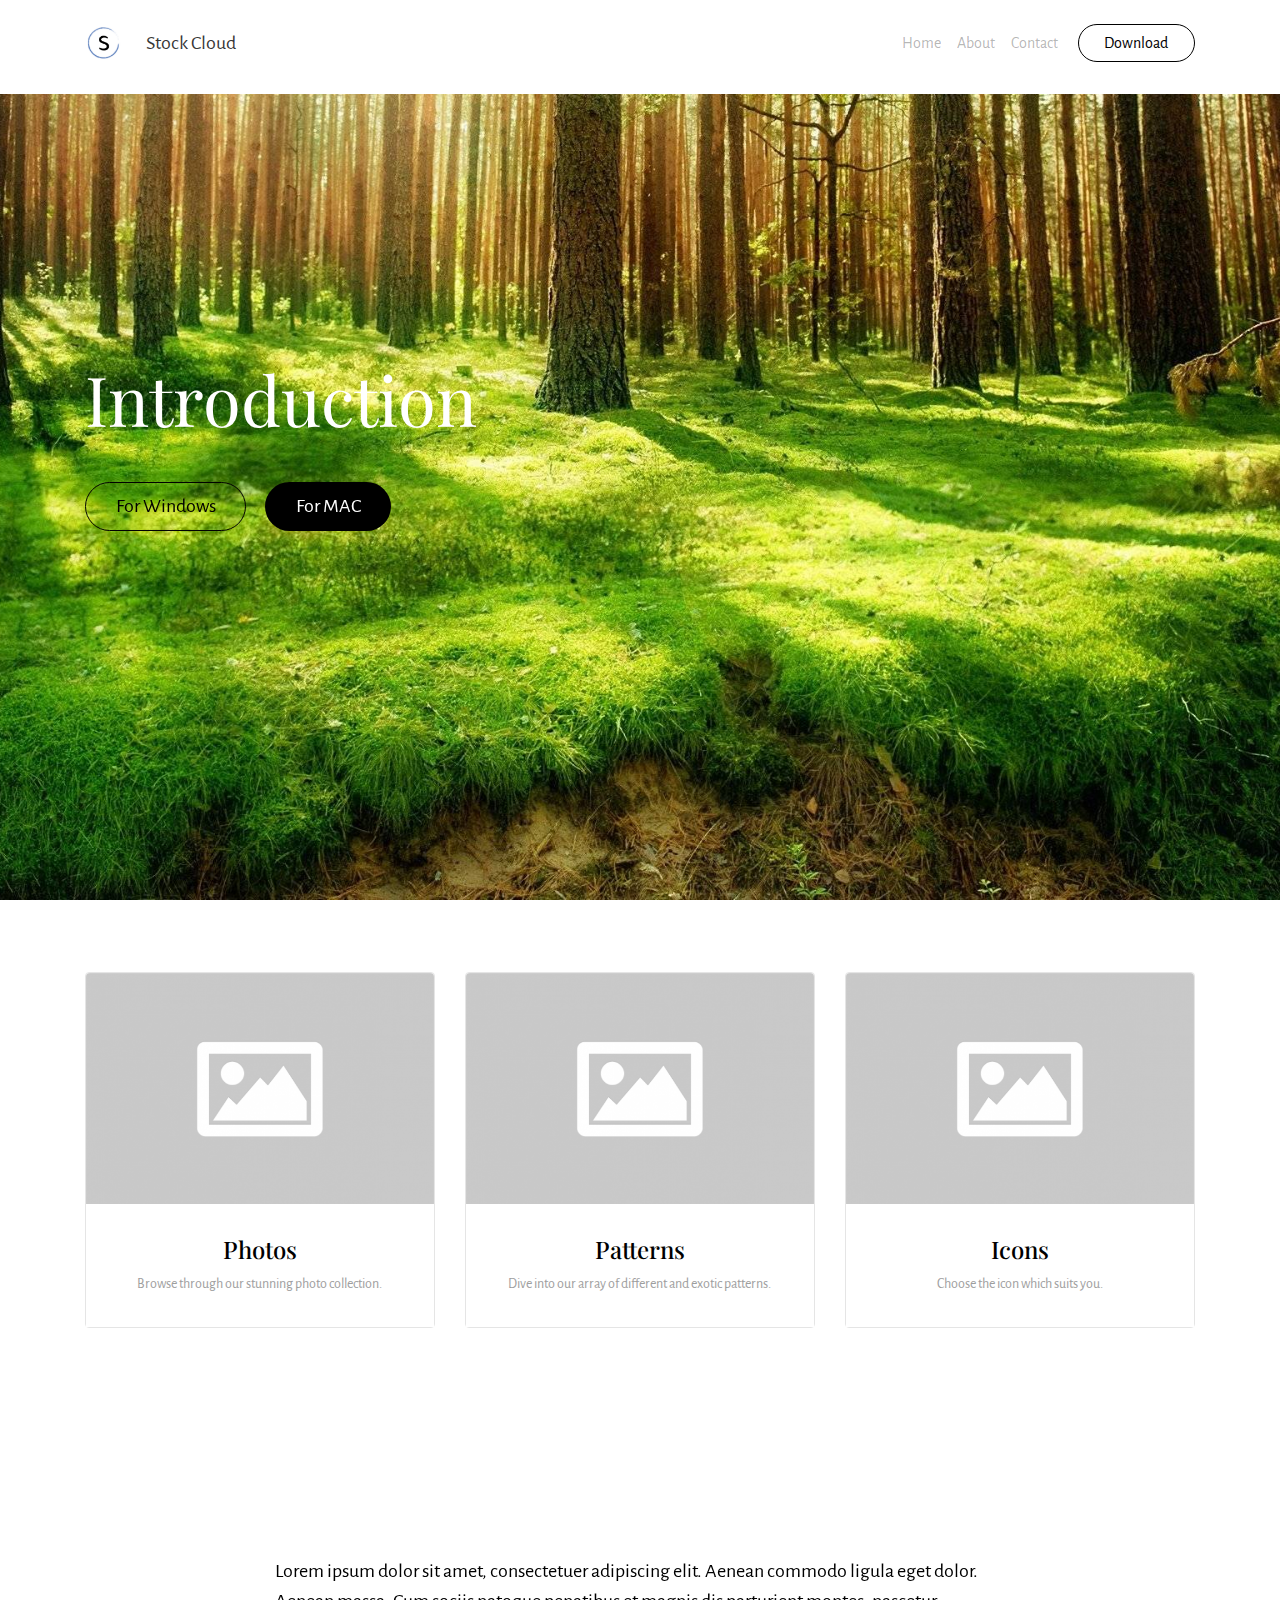
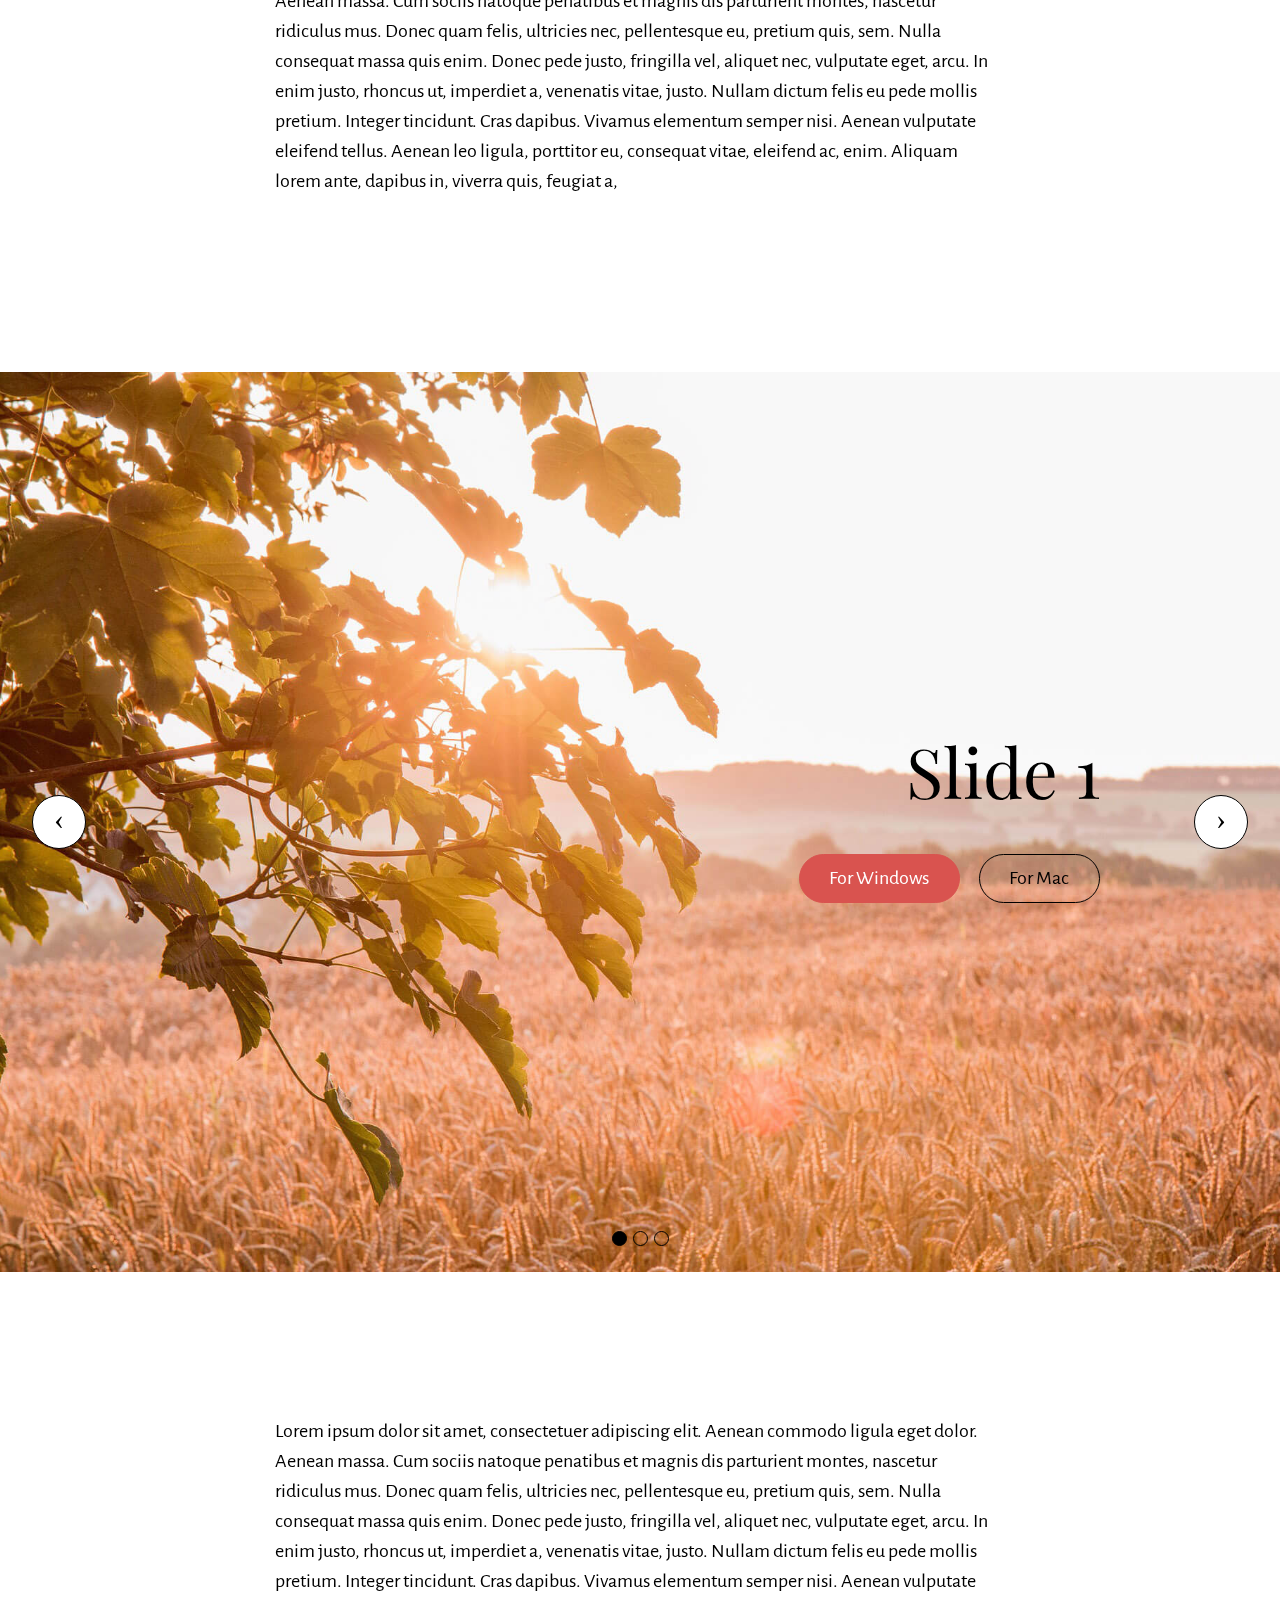
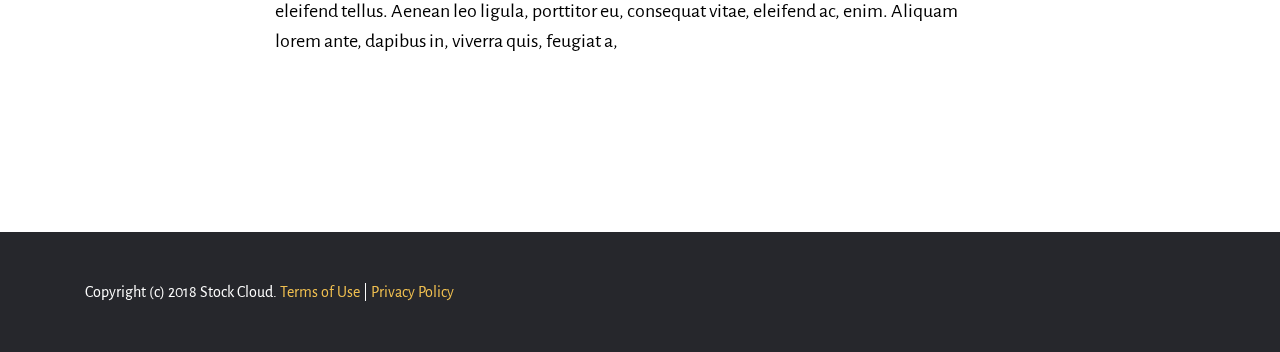
<file: index.html>
<!DOCTYPE html>
<html>
<head>
  <!-- Site made with Mobirise Website Builder v4.3.0, https://mobirise.com -->
  <meta charset="UTF-8">
  <meta http-equiv="X-UA-Compatible" content="IE=edge">
  <meta name="generator" content="Mobirise v4.3.0, mobirise.com">
  <meta name="viewport" content="width=device-width, initial-scale=1">
  <link rel="shortcut icon" href="assets/images/stockcloud-logo-128x128.png" type="image/x-icon">
  <meta name="description" content="">
  <title>homepage</title>
  <link rel="stylesheet" href="https://fonts.googleapis.com/css?family=Playfair+Display:400,700&subset=latin,cyrillic">
  <link rel="stylesheet" href="https://fonts.googleapis.com/css?family=Alegreya+Sans:400,700&subset=latin,vietnamese,latin-ext">
  <link rel="stylesheet" href="assets/tether/tether.min.css">
  <link rel="stylesheet" href="assets/bootstrap/css/bootstrap.min.css">
  <link rel="stylesheet" href="assets/puritym/css/style.css">
  <link rel="stylesheet" href="assets/mobirise/css/mbr-additional.css" type="text/css">
  
  
  
</head>
<body>
<nav class="navbar navbar-light mbr-navbar navbar-fixed-top" id="ext_menu-0" data-rv-view="0" style="background-color: rgb(255, 255, 255);">
    <div class="container">
        <button class="navbar-toggler pull-right hidden-md-up" type="button" data-toggle="collapse" data-target="#exCollapsingNavbar2">
            <div class="hamburger-icon"></div>
        </button>

        <div class="clearfix"></div>
        <div class="collapse navbar-toggleable-sm" id="exCollapsingNavbar2">
            <span class="navbar-logo"><a href="https://mobirise.com"><img src="assets/images/stockcloud-logo-128x128.png" alt="Mobirise"></a></span>
            <span><a class="navbar-brand" href="https://mobirise.com">Stock Cloud</a></span>

            <ul class="nav navbar-nav pull-xs-right"><li class="nav-item"><a class="btn btn-secondary-outline" href="http://download.html">Download</a></li></ul>

            <ul class="nav navbar-nav pull-xs-right"><li class="nav-item"><a class="nav-link" href="http://index.html">Home</a></li><li class="nav-item"><a class="nav-link" href="http://about.html">About</a></li><li class="nav-item"><a class="nav-link" href="http://contact.html">Contact</a></li></ul>
        </div>
    </div>
</nav>

<section class="mbr-section mbr-section-full mbr-parallax-background mbr-after-navbar" id="header4-1" data-rv-view="2" style="background-image: url(assets/images/example-image-1920x1080.jpg);">
    <div class="mbr-table-cell">
        
        <div class="container">
            <div class="row">
                <div class="col-md-8">

                    <h1 class="mbr-section-title display-1">Introduction</h1>
                    
                    <div class="mbr-buttons--left"><a class="btn btn-lg btn-secondary-outline" href="https://mobirise.com">For Windows</a> <a class="btn btn-lg btn-black" href="https://mobirise.com">For MAC</a></div>
                </div>
            </div>
        </div>
        
    </div>
</section>

<section class="mbr-section mbr-section-small" id="features1-16" data-rv-view="219" style="background-color: rgb(255, 255, 255); padding-top: 4.5rem; padding-bottom: 4.5rem;">
    
    <div class="container">
        <div class="row">
            <div class="col-sm-6 col-md-4">
                <div class="card cart-block">
                    <div><img src="assets/images/placeholder-image-584x387.png" class="card-img-top"></div>
                    <div class="card-block">
                        <h4 class="card-title text-xs-center"><a href="photo_gallery.html" class="text-black">Photos</a></h4>
                        <p class="card-text">Browse through our stunning photo collection.<br></p>
                        
                    </div>
                </div>
            </div>
            <div class="col-sm-6 col-md-4">
                <div class="card cart-block">
                    <div><img src="assets/images/placeholder-image-584x387.png" class="card-img-top"></div>
                    <div class="card-block">
                        <h4 class="card-title text-xs-center"><a href="pattern_gallery.html" class="text-black">Patterns</a></h4>
                        <p class="card-text">Dive into our array of different and exotic patterns.</p>
                        
                    </div>
                </div>
            </div>
            <div class="col-sm-6 col-md-4">
                <div class="card cart-block">
                    <div><img src="assets/images/placeholder-image-584x387.png" class="card-img-top"></div>
                    <div class="card-block">
                        <h4 class="card-title text-xs-center"><a href="icon_gallery.html" class="text-black">Icons</a></h4>
                        <p class="card-text">Choose the icon which suits you.</p>
                        
                    </div>
                </div>
            </div>
            
        </div>
    </div>
</section>

<section class="mbr-section mbr-section__container mbr-section__container--isolated" id="content1-14" data-rv-view="147">
    <div class="container">
        <div class="row">
            <div class="col-md-8 col-md-offset-2 lead"><p>Lorem ipsum dolor sit amet, consectetuer adipiscing elit. Aenean commodo ligula eget dolor. Aenean massa. Cum sociis natoque penatibus et magnis dis parturient montes, nascetur ridiculus mus. Donec quam felis, ultricies nec, pellentesque eu, pretium quis, sem. Nulla consequat massa quis enim. Donec pede justo, fringilla vel, aliquet nec, vulputate eget, arcu. In enim justo, rhoncus ut, imperdiet a, venenatis vitae, justo. Nullam dictum felis eu pede mollis pretium. Integer tincidunt. Cras dapibus. Vivamus elementum semper nisi. Aenean vulputate eleifend tellus. Aenean leo ligula, porttitor eu, consequat vitae, eleifend ac, enim. Aliquam lorem ante, dapibus in, viverra quis, feugiat a,</p></div>
        </div>
    </div>
</section>

<section class="mbr-slider mbr-section mbr-section__container carousel slide mbr-section-nopadding" data-ride="carousel" data-keyboard="false" data-wrap="true" data-interval="5000" id="slider-13" data-rv-view="135" style="background-color: rgb(255, 255, 255);">
    <div>
        <div>
            <div>
                <ol class="carousel-indicators">
                    <li data-app-prevent-settings="" data-target="#slider-13" class="active" data-slide-to="0"></li><li data-app-prevent-settings="" data-target="#slider-13" data-slide-to="1"></li><li data-app-prevent-settings="" data-target="#slider-13" data-slide-to="2"></li>
                </ol>
                <div class="carousel-inner" role="listbox">
                    <div class="mbr-section carousel-item dark center mbr-section-full active" style="background-image: url(assets/images/photo-6.jpg);">
                        <div class="mbr-table-cell">
                         
                            <div class=" container">
                                
                                <div class="row">
                                    <div class="col-md-8 col-md-offset-3 text-xs-right">
                                        <h2 class="mbr-section-title display-1">Slide 1</h2>
                                        

                                        <div><a class="btn btn-lg btn-danger" href="https://mobirise.com">For Windows</a> <a class="btn btn-lg btn-secondary-outline" href="https://mobirise.com">For Mac</a></div>
                                    </div>
                                </div>
                            </div>
                        </div>
                    </div><div class="mbr-section carousel-item dark center mbr-section-full" style="background-image: url(assets/images/photo-9.jpg);">
                        <div class="mbr-table-cell">
                         
                            <div class=" container">
                                
                                <div class="row">
                                    <div class="col-md-8 col-md-offset-1">
                                        <h2 class="mbr-section-title display-1">Slide 2</h2>
                                        

                                        <div><a class="btn btn-lg btn-danger" href="https://mobirise.com">For Windows</a> <a class="btn btn-lg btn-secondary-outline" href="https://mobirise.com">For Mac</a></div>
                                    </div>
                                </div>
                            </div>
                        </div>
                    </div><div class="mbr-section carousel-item dark center mbr-section-full" style="background-image: url(assets/images/photo-10.jpg);">
                        <div class="mbr-table-cell">
                         
                            <div class=" container">
                                
                                <div class="row">
                                    <div class="col-md-8 col-md-offset-2 text-xs-center">
                                        <h2 class="mbr-section-title display-1">Slide 3</h2>
                                        

                                        <div><a class="btn btn-lg btn-danger" href="https://mobirise.com">For Windows</a> <a class="btn btn-lg btn-secondary-outline" href="https://mobirise.com">For Mac</a></div>
                                    </div>
                                </div>
                            </div>
                        </div>
                    </div>
                </div>
                
                <a data-app-prevent-settings="" class="left carousel-control" role="button" data-slide="prev" href="#slider-13">
                    <span class="icon-prev" aria-hidden="true"></span>
                    <span class="sr-only">Previous</span>
                </a>
                <a data-app-prevent-settings="" class="right carousel-control" role="button" data-slide="next" href="#slider-13">
                    <span class="icon-next" aria-hidden="true"></span>
                    <span class="sr-only">Next</span>
                </a>
            </div>
        </div>
    </div>
</section>

<section class="mbr-section mbr-section__container mbr-section__container--isolated" id="content1-15" data-rv-view="148">
    <div class="container">
        <div class="row">
            <div class="col-md-8 col-md-offset-2 lead"><p>Lorem ipsum dolor sit amet, consectetuer adipiscing elit. Aenean commodo ligula eget dolor. Aenean massa. Cum sociis natoque penatibus et magnis dis parturient montes, nascetur ridiculus mus. Donec quam felis, ultricies nec, pellentesque eu, pretium quis, sem. Nulla consequat massa quis enim. Donec pede justo, fringilla vel, aliquet nec, vulputate eget, arcu. In enim justo, rhoncus ut, imperdiet a, venenatis vitae, justo. Nullam dictum felis eu pede mollis pretium. Integer tincidunt. Cras dapibus. Vivamus elementum semper nisi. Aenean vulputate eleifend tellus. Aenean leo ligula, porttitor eu, consequat vitae, eleifend ac, enim. Aliquam lorem ante, dapibus in, viverra quis, feugiat a,</p></div>
        </div>
    </div>
</section>

<footer class="mbr-section mbr-section-nopadding mbr-footer" id="footer1-2" data-rv-view="5" style="background-color: rgb(38, 39, 44); padding-top: 3rem; padding-bottom: 1.98rem;">
    
    <div class="container">
        <p>Copyright (c) 2018 Stock Cloud. <a href="http://terms.html">Terms of Use</a>  | <a href="http://privacy.html">Privacy Policy</a></p>
    </div>
</footer>


  <script src="assets/web/assets/jquery/jquery.min.js"></script>
  <script src="assets/tether/tether.min.js"></script>
  <script src="assets/bootstrap/js/bootstrap.min.js"></script>
  <script src="assets/smooth-scroll/smooth-scroll.js"></script>
  <script src="assets/jarallax/jarallax.js"></script>
  <script src="assets/bootstrap-carousel-swipe/bootstrap-carousel-swipe.js"></script>
  <script src="assets/puritym/js/script.js"></script>
  
  
</body>
</html>
</file>
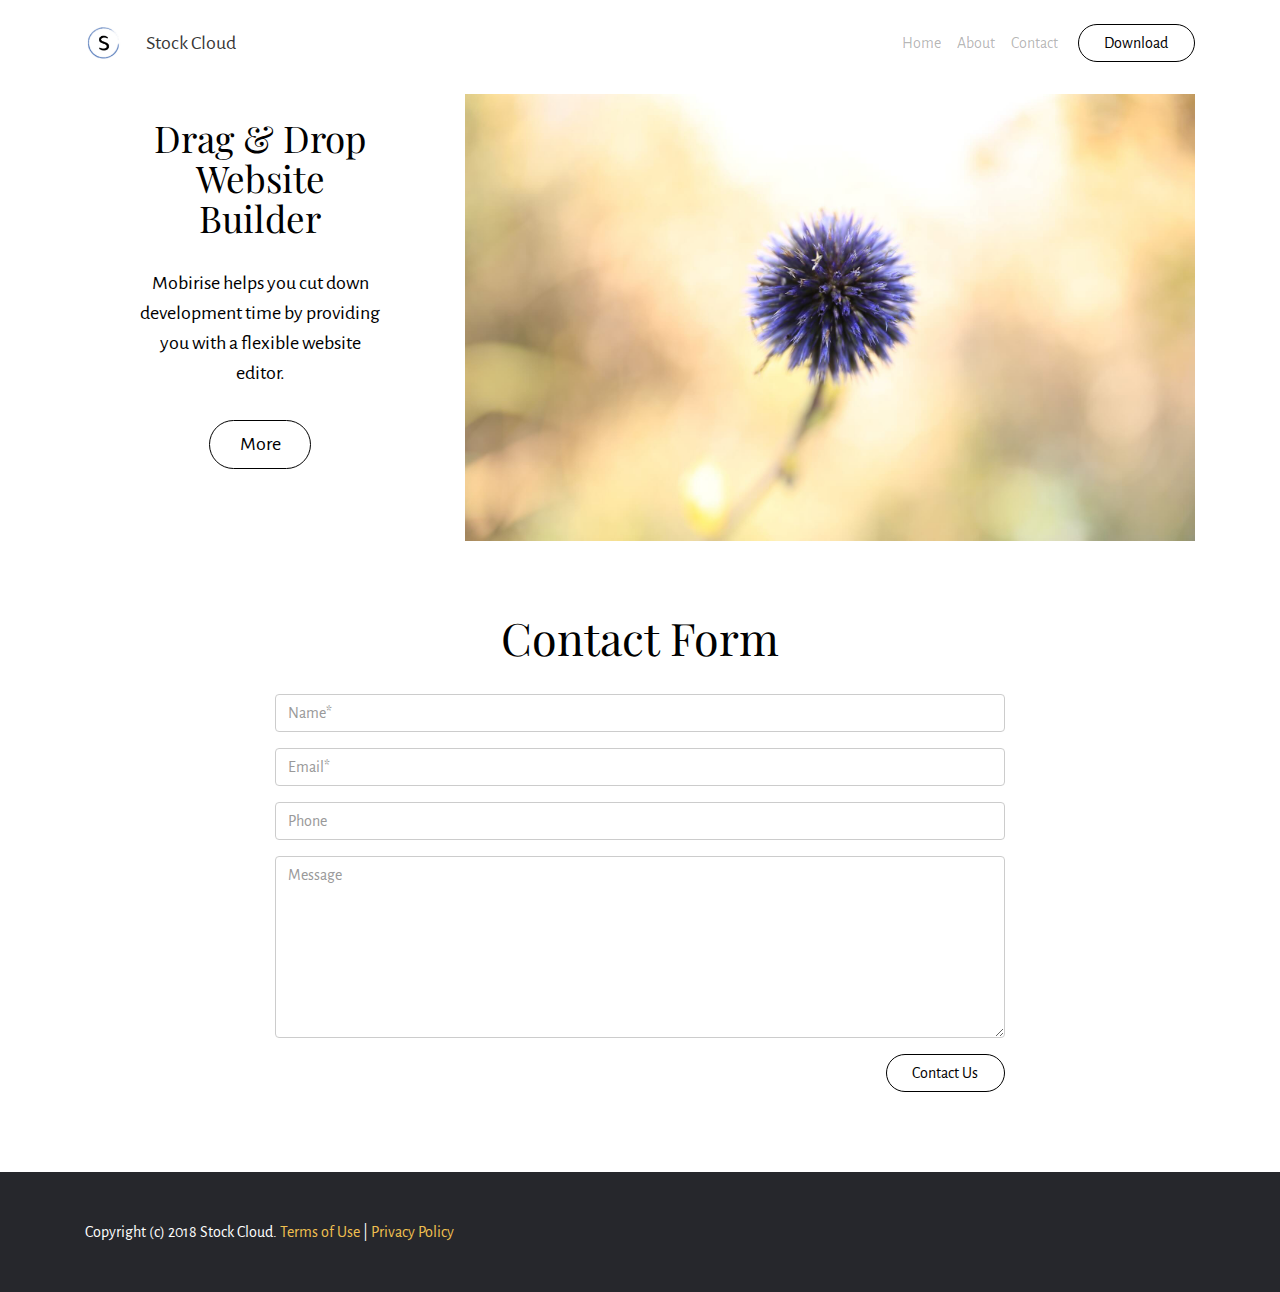
<file: about.html>
<!DOCTYPE html>
<html>
<head>
  <!-- Site made with Mobirise Website Builder v4.3.0, https://mobirise.com -->
  <meta charset="UTF-8">
  <meta http-equiv="X-UA-Compatible" content="IE=edge">
  <meta name="generator" content="Mobirise v4.3.0, mobirise.com">
  <meta name="viewport" content="width=device-width, initial-scale=1">
  <link rel="shortcut icon" href="assets/images/stockcloud-logo-128x128.png" type="image/x-icon">
  <meta name="description" content="">
  <title>about</title>
  <link rel="stylesheet" href="https://fonts.googleapis.com/css?family=Playfair+Display:400,700&subset=latin,cyrillic">
  <link rel="stylesheet" href="https://fonts.googleapis.com/css?family=Alegreya+Sans:400,700&subset=latin,vietnamese,latin-ext">
  <link rel="stylesheet" href="assets/tether/tether.min.css">
  <link rel="stylesheet" href="assets/bootstrap/css/bootstrap.min.css">
  <link rel="stylesheet" href="assets/puritym/css/style.css">
  <link rel="stylesheet" href="assets/mobirise/css/mbr-additional.css" type="text/css">
  
  
  
</head>
<body>
<nav class="navbar navbar-light mbr-navbar navbar-fixed-top" id="ext_menu-24" data-rv-view="1208" style="background-color: rgb(255, 255, 255);">
    <div class="container">
        <button class="navbar-toggler pull-right hidden-md-up" type="button" data-toggle="collapse" data-target="#exCollapsingNavbar2">
            <div class="hamburger-icon"></div>
        </button>

        <div class="clearfix"></div>
        <div class="collapse navbar-toggleable-sm" id="exCollapsingNavbar2">
            <span class="navbar-logo"><a href="https://mobirise.com"><img src="assets/images/stockcloud-logo-128x128.png" alt="Mobirise"></a></span>
            <span><a class="navbar-brand" href="https://mobirise.com">Stock Cloud</a></span>

            <ul class="nav navbar-nav pull-xs-right"><li class="nav-item"><a class="btn btn-secondary-outline" href="http://download.html">Download</a></li></ul>

            <ul class="nav navbar-nav pull-xs-right"><li class="nav-item"><a class="nav-link" href="http://index.html">Home</a></li><li class="nav-item"><a class="nav-link" href="http://about.html">About</a></li><li class="nav-item"><a class="nav-link" href="http://contact.html">Contact</a></li></ul>
        </div>
    </div>
</nav>

<section class="mbr-section mbr-section-nopadding mbr-after-navbar" id="msg-box4-25" data-rv-view="1210" style="background-color: rgb(255, 255, 255); padding-top: 0rem; padding-bottom: 0rem;">
    
    <div class="container">
        <div class="row">
            
            <div class="col-xs-12 col-lg-3 mbr-inner-padding text-xs-center mbr-table-cell-lg">
                <h3 class="mbr-section-title display-4">Drag &amp; Drop Website Builder</h3>
                
                <div class="lead"><p>Mobirise helps you cut down development time by providing you with a flexible website editor.</p></div>
                <div><a class="btn btn-lg btn-secondary-outline" href="https://mobirise.com">More</a></div>
            </div>
            <div class="col-xs-12 col-lg-9 mbr-table-cell-lg image-size" style="width: 50%;">
                <div class="mbr-figure"><img src="assets/images/photo-4.jpg"></div>
            </div>
        </div>
    </div>
</section>

<section class="mbr-section mbr-section-small" id="form1-26" data-rv-view="1213" style="background-color: rgb(255, 255, 255); padding-top: 4.5rem; padding-bottom: 4.5rem;">
    
    <div class="container">
        <div class="row">
            <div class="col-sm-8 col-sm-offset-2" data-form-type="formoid">
                <h2 class="mbr-section-title display-3 text-xs-center">Contact Form</h2>

                <div data-form-alert="true"><div hidden="" data-form-alert-success="true">Thanks for filling out form!</div></div>
                <form action="https://mobirise.com/" method="post" data-form-title="Contact Form">
                    <input type="hidden" value="inVdDv1e5ugV3N0ghvuTCTp8kUiIA8MRD/4s53i7jH1x0KP8N1oCm5vgiKyQNgv7fIg3sZQbbdUCF04MT6yKrOgzNJH9FEiwdIE7l5PeprvN4LPEFNZJ69BcY571ZxHd" data-form-email="true">
                    <div class="form-group">
                        <input type="text" class="form-control" name="name" required="" placeholder="Name*" data-form-field="Name">
                    </div>
                    <div class="form-group">
                        <input type="email" class="form-control" name="email" required="" placeholder="Email*" data-form-field="Email">
                    </div>
                    <div class="form-group">
                        <input type="tel" class="form-control" name="phone" placeholder="Phone" data-form-field="Phone">
                    </div>
                    <div class="form-group">
                        <textarea class="form-control" name="message" rows="7" placeholder="Message" data-form-field="Message"></textarea>
                    </div>
                    <div class="text-xs-right"><button type="submit" class="btn btn-secondary-outline">Contact Us</button></div>
                </form>
            </div>
        </div>
    </div>
</section>

<footer class="mbr-section mbr-section-nopadding mbr-footer" id="footer1-27" data-rv-view="1222" style="background-color: rgb(38, 39, 44); padding-top: 3rem; padding-bottom: 1.98rem;">
    
    <div class="container">
        <p>Copyright (c) 2018 Stock Cloud. <a href="http://terms.html">Terms of Use</a>  | <a href="http://privacy.html">Privacy Policy</a></p>
    </div>
</footer>


  <script src="assets/web/assets/jquery/jquery.min.js"></script>
  <script src="assets/tether/tether.min.js"></script>
  <script src="assets/bootstrap/js/bootstrap.min.js"></script>
  <script src="assets/smooth-scroll/smooth-scroll.js"></script>
  <script src="assets/puritym/js/script.js"></script>
  <script src="assets/formoid/formoid.min.js"></script>
  
  
</body>
</html>
</file>
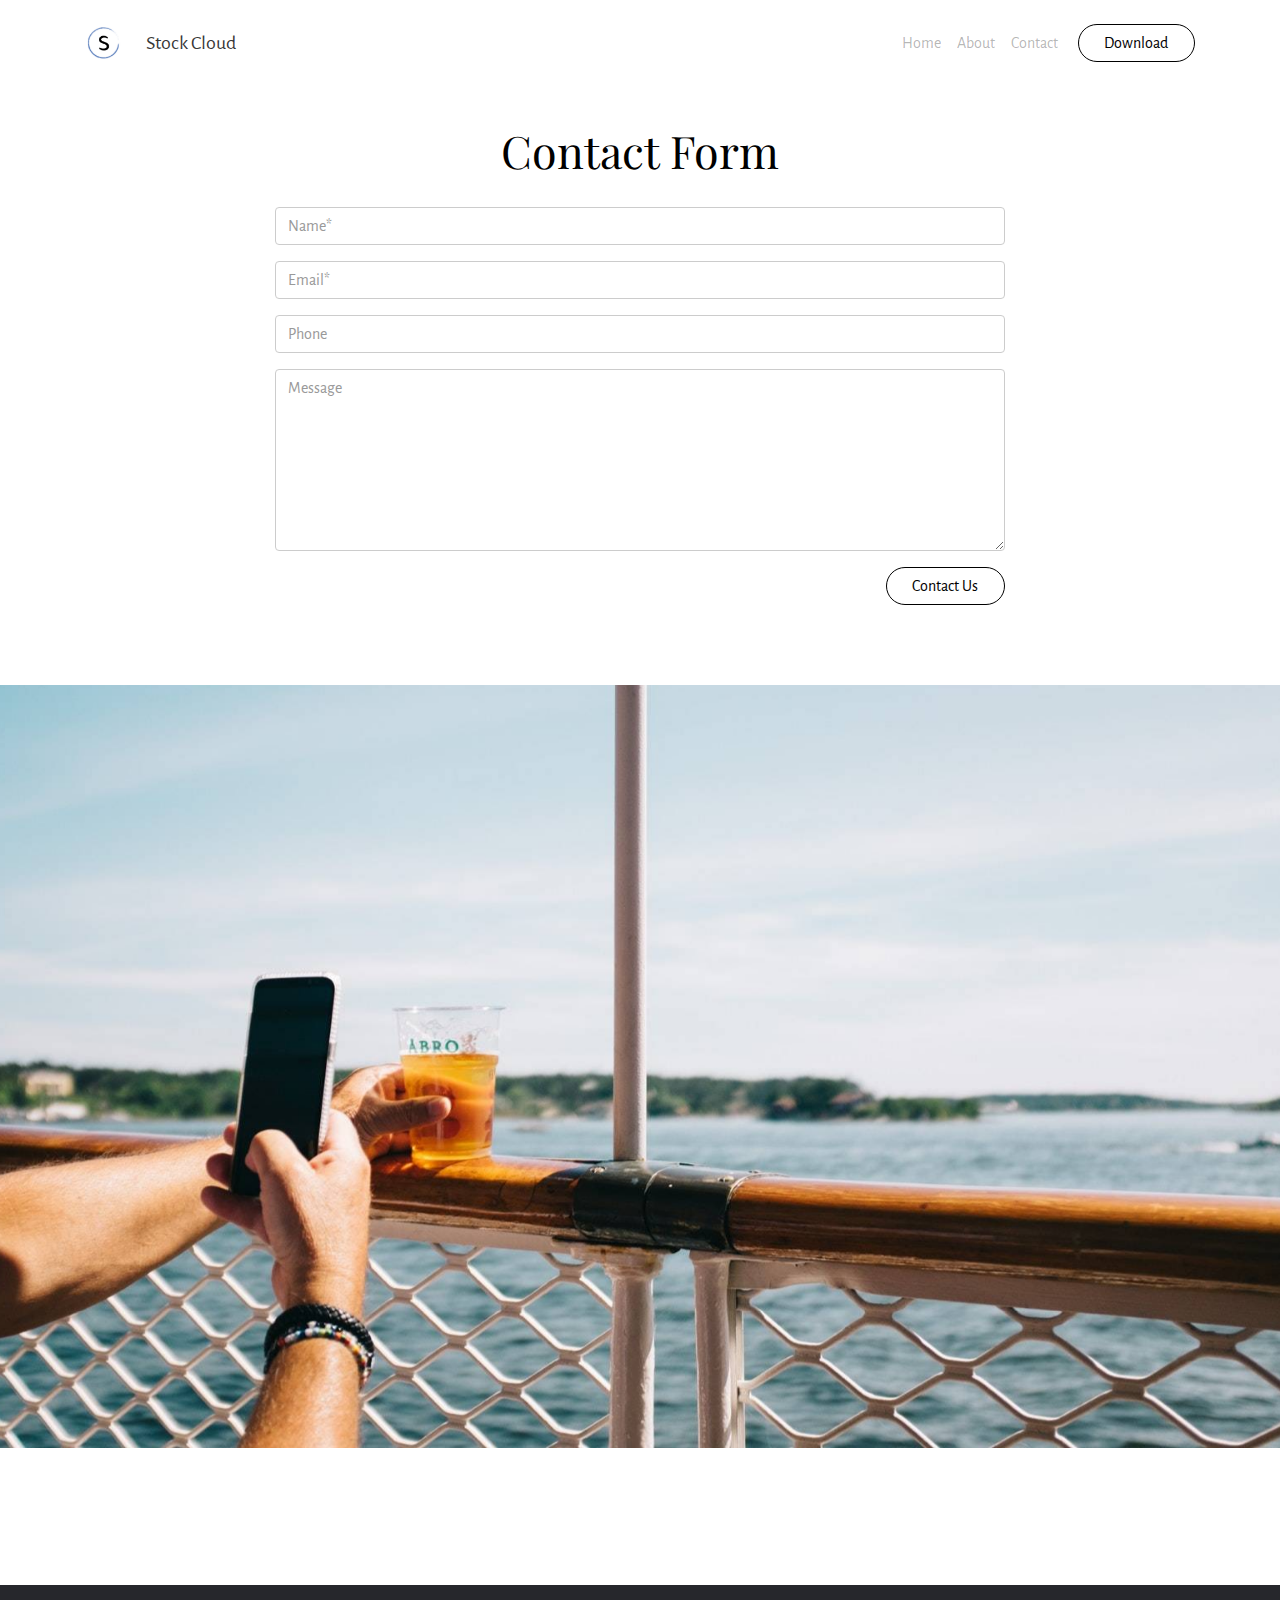
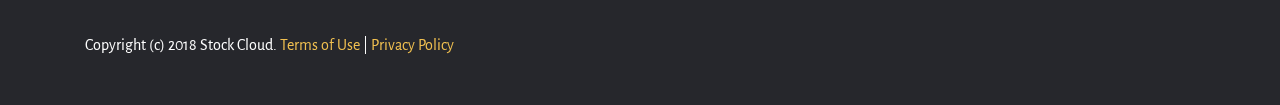
<file: contact.html>
<!DOCTYPE html>
<html>
<head>
  <!-- Site made with Mobirise Website Builder v4.3.0, https://mobirise.com -->
  <meta charset="UTF-8">
  <meta http-equiv="X-UA-Compatible" content="IE=edge">
  <meta name="generator" content="Mobirise v4.3.0, mobirise.com">
  <meta name="viewport" content="width=device-width, initial-scale=1">
  <link rel="shortcut icon" href="assets/images/stockcloud-logo-128x128.png" type="image/x-icon">
  <meta name="description" content="">
  <title>contact</title>
  <link rel="stylesheet" href="https://fonts.googleapis.com/css?family=Playfair+Display:400,700&subset=latin,cyrillic">
  <link rel="stylesheet" href="https://fonts.googleapis.com/css?family=Alegreya+Sans:400,700&subset=latin,vietnamese,latin-ext">
  <link rel="stylesheet" href="assets/tether/tether.min.css">
  <link rel="stylesheet" href="assets/bootstrap/css/bootstrap.min.css">
  <link rel="stylesheet" href="assets/puritym/css/style.css">
  <link rel="stylesheet" href="assets/mobirise/css/mbr-additional.css" type="text/css">
  
  
  
</head>
<body>
<nav class="navbar navbar-light mbr-navbar navbar-fixed-top" id="ext_menu-2a" data-rv-view="1226" style="background-color: rgb(255, 255, 255);">
    <div class="container">
        <button class="navbar-toggler pull-right hidden-md-up" type="button" data-toggle="collapse" data-target="#exCollapsingNavbar2">
            <div class="hamburger-icon"></div>
        </button>

        <div class="clearfix"></div>
        <div class="collapse navbar-toggleable-sm" id="exCollapsingNavbar2">
            <span class="navbar-logo"><a href="https://mobirise.com"><img src="assets/images/stockcloud-logo-128x128.png" alt="Mobirise"></a></span>
            <span><a class="navbar-brand" href="https://mobirise.com">Stock Cloud</a></span>

            <ul class="nav navbar-nav pull-xs-right"><li class="nav-item"><a class="btn btn-secondary-outline" href="http://download.html">Download</a></li></ul>

            <ul class="nav navbar-nav pull-xs-right"><li class="nav-item"><a class="nav-link" href="http://index.html">Home</a></li><li class="nav-item"><a class="nav-link" href="http://about.html">About</a></li><li class="nav-item"><a class="nav-link" href="http://contact.html">Contact</a></li></ul>
        </div>
    </div>
</nav>

<section class="mbr-section mbr-section-small mbr-after-navbar" id="form1-2j" data-rv-view="1351" style="background-color: rgb(255, 255, 255); padding-top: 4.5rem; padding-bottom: 4.5rem;">
    
    <div class="container">
        <div class="row">
            <div class="col-sm-8 col-sm-offset-2" data-form-type="formoid">
                <h2 class="mbr-section-title display-3 text-xs-center">Contact Form</h2>

                <div data-form-alert="true"><div hidden="" data-form-alert-success="true">Thanks for filling out form!</div></div>
                <form action="https://mobirise.com/" method="post" data-form-title="Contact Form">
                    <input type="hidden" value="0dzGNpWMPlORGM9ExIpRNF4kw2qszmTCKXATOR2myP0dRMRSvdZebHXXQQvf6XjcxF0A0tU5/InMgNRSBbLJqFF39HYLlRNrQ/dBsSiMBVRxXiXN4hluzjB7B21MXjPv" data-form-email="true">
                    <div class="form-group">
                        <input type="text" class="form-control" name="name" required="" placeholder="Name*" data-form-field="Name">
                    </div>
                    <div class="form-group">
                        <input type="email" class="form-control" name="email" required="" placeholder="Email*" data-form-field="Email">
                    </div>
                    <div class="form-group">
                        <input type="tel" class="form-control" name="phone" placeholder="Phone" data-form-field="Phone">
                    </div>
                    <div class="form-group">
                        <textarea class="form-control" name="message" rows="7" placeholder="Message" data-form-field="Message"></textarea>
                    </div>
                    <div class="text-xs-right"><button type="submit" class="btn btn-secondary-outline">Contact Us</button></div>
                </form>
            </div>
        </div>
    </div>
</section>

<section class="mbr-section mbr-section-full mbr-parallax-background" id="header1-2i" data-rv-view="1348" style="background-image: url(assets/images/mbr-1620x1080.jpg);">
    <div class="mbr-table-cell">
        
        <div class="container">
            <div class="row">
                <div class="col-md-8 col-md-offset-2 text-xs-center">

                    
                    
                    
                </div>
            </div>
        </div>
        <a class="mbr-arrow" href="#next"><i class="fa fa-angle-down"></i></a>
    </div>
</section>

<footer class="mbr-section mbr-section-nopadding mbr-footer" id="footer1-2b" data-rv-view="1227" style="background-color: rgb(38, 39, 44); padding-top: 3rem; padding-bottom: 1.98rem;">
    
    <div class="container">
        <p>Copyright (c) 2018 Stock Cloud. <a href="http://terms.html">Terms of Use</a>  | <a href="http://privacy.html">Privacy Policy</a></p>
    </div>
</footer>


  <script src="assets/web/assets/jquery/jquery.min.js"></script>
  <script src="assets/tether/tether.min.js"></script>
  <script src="assets/bootstrap/js/bootstrap.min.js"></script>
  <script src="assets/smooth-scroll/smooth-scroll.js"></script>
  <script src="assets/jarallax/jarallax.js"></script>
  <script src="assets/puritym/js/script.js"></script>
  <script src="assets/formoid/formoid.min.js"></script>
  
  
</body>
</html>
</file>
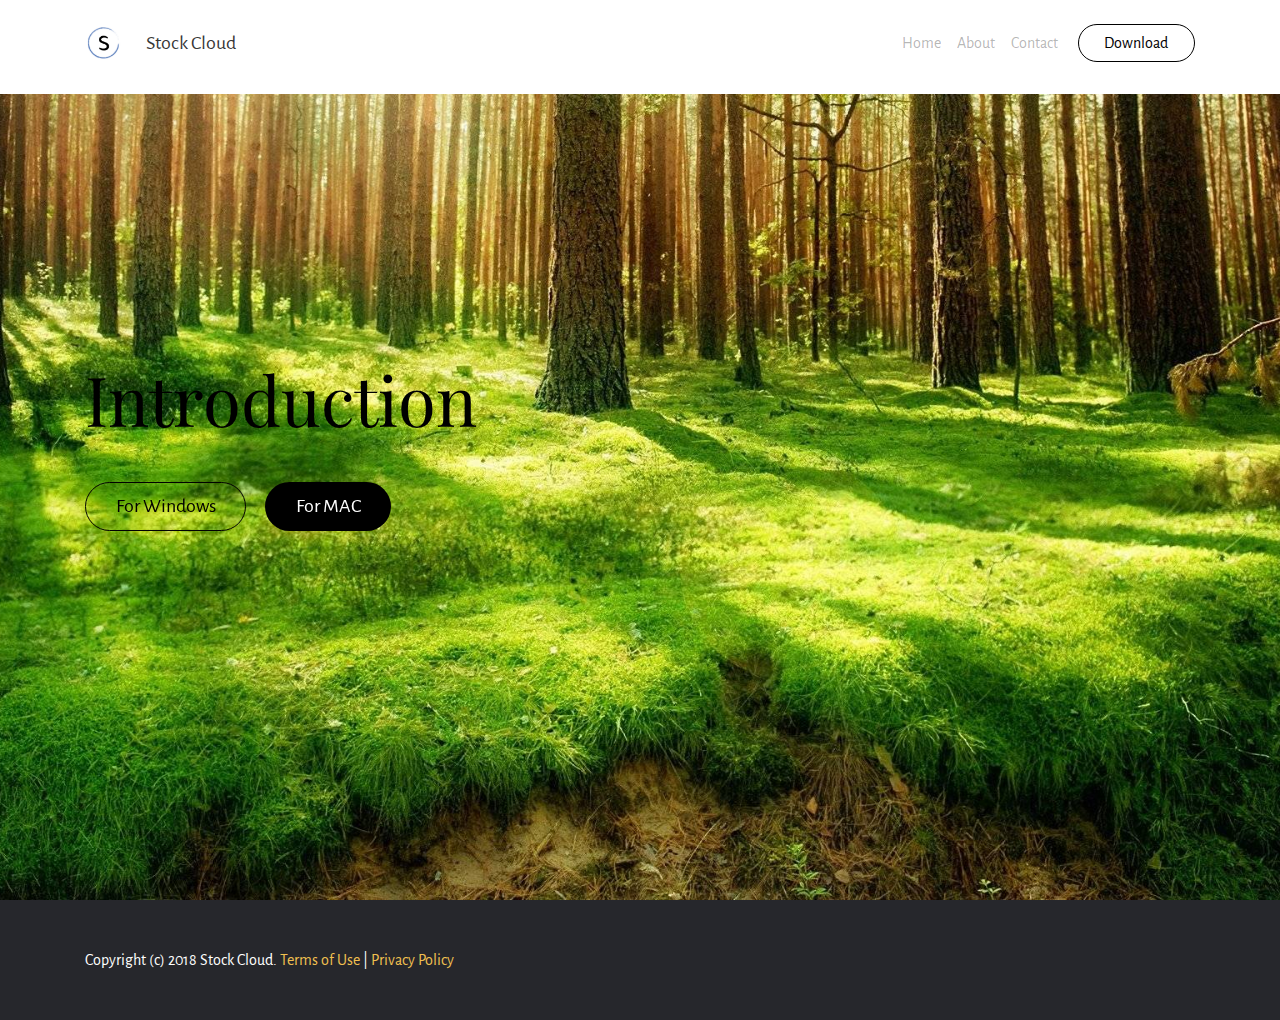
<file: downloads.html>
<!DOCTYPE html>
<html>
<head>
  <!-- Site made with Mobirise Website Builder v4.3.0, https://mobirise.com -->
  <meta charset="UTF-8">
  <meta http-equiv="X-UA-Compatible" content="IE=edge">
  <meta name="generator" content="Mobirise v4.3.0, mobirise.com">
  <meta name="viewport" content="width=device-width, initial-scale=1">
  <link rel="shortcut icon" href="assets/images/stockcloud-logo-128x128.png" type="image/x-icon">
  <meta name="description" content="">
  <title>downloads</title>
  <link rel="stylesheet" href="https://fonts.googleapis.com/css?family=Playfair+Display:400,700&subset=latin,cyrillic">
  <link rel="stylesheet" href="https://fonts.googleapis.com/css?family=Alegreya+Sans:400,700&subset=latin,vietnamese,latin-ext">
  <link rel="stylesheet" href="assets/tether/tether.min.css">
  <link rel="stylesheet" href="assets/bootstrap/css/bootstrap.min.css">
  <link rel="stylesheet" href="assets/puritym/css/style.css">
  <link rel="stylesheet" href="assets/mobirise/css/mbr-additional.css" type="text/css">
  
  
  
</head>
<body>
<nav class="navbar navbar-light mbr-navbar navbar-fixed-top" id="ext_menu-f" data-rv-view="35" style="background-color: rgb(255, 255, 255);">
    <div class="container">
        <button class="navbar-toggler pull-right hidden-md-up" type="button" data-toggle="collapse" data-target="#exCollapsingNavbar2">
            <div class="hamburger-icon"></div>
        </button>

        <div class="clearfix"></div>
        <div class="collapse navbar-toggleable-sm" id="exCollapsingNavbar2">
            <span class="navbar-logo"><a href="https://mobirise.com"><img src="assets/images/stockcloud-logo-128x128.png" alt="Mobirise"></a></span>
            <span><a class="navbar-brand" href="https://mobirise.com">Stock Cloud</a></span>

            <ul class="nav navbar-nav pull-xs-right"><li class="nav-item"><a class="btn btn-secondary-outline" href="http://download.html">Download</a></li></ul>

            <ul class="nav navbar-nav pull-xs-right"><li class="nav-item"><a class="nav-link" href="http://index.html">Home</a></li><li class="nav-item"><a class="nav-link" href="http://about.html">About</a></li><li class="nav-item"><a class="nav-link" href="http://contact.html">Contact</a></li></ul>
        </div>
    </div>
</nav>

<section class="mbr-section mbr-section-full mbr-parallax-background mbr-after-navbar" id="header4-g" data-rv-view="37" style="background-image: url(assets/images/example-image-1920x1080.jpg);">
    <div class="mbr-table-cell">
        
        <div class="container">
            <div class="row">
                <div class="col-md-8">

                    <h1 class="mbr-section-title display-1">Introduction</h1>
                    
                    <div class="mbr-buttons--left"><a class="btn btn-lg btn-secondary-outline" href="https://mobirise.com">For Windows</a> <a class="btn btn-lg btn-black" href="https://mobirise.com">For MAC</a></div>
                </div>
            </div>
        </div>
        
    </div>
</section>

<footer class="mbr-section mbr-section-nopadding mbr-footer" id="footer1-h" data-rv-view="40" style="background-color: rgb(38, 39, 44); padding-top: 3rem; padding-bottom: 1.98rem;">
    
    <div class="container">
        <p>Copyright (c) 2018 Stock Cloud. <a href="http://terms.html">Terms of Use</a>  | <a href="http://privacy.html">Privacy Policy</a></p>
    </div>
</footer>


  <script src="assets/web/assets/jquery/jquery.min.js"></script>
  <script src="assets/tether/tether.min.js"></script>
  <script src="assets/bootstrap/js/bootstrap.min.js"></script>
  <script src="assets/smooth-scroll/smooth-scroll.js"></script>
  <script src="assets/jarallax/jarallax.js"></script>
  <script src="assets/puritym/js/script.js"></script>
  
  
</body>
</html>
</file>
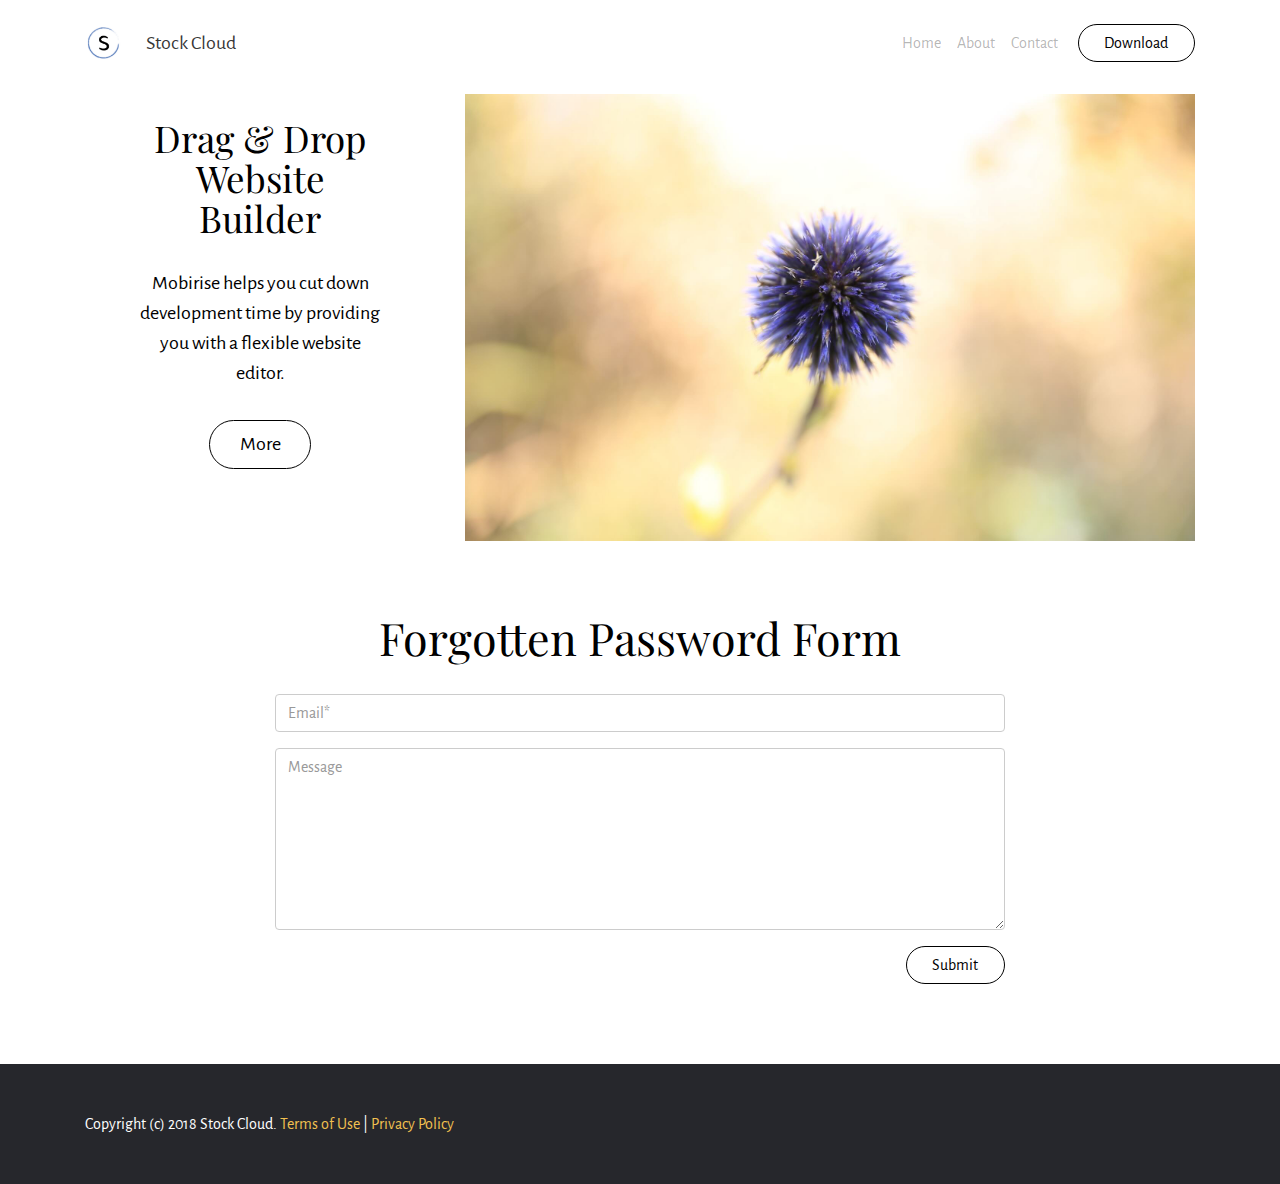
<file: forgotten_password.html>
<!DOCTYPE html>
<html>
<head>
  <!-- Site made with Mobirise Website Builder v4.3.0, https://mobirise.com -->
  <meta charset="UTF-8">
  <meta http-equiv="X-UA-Compatible" content="IE=edge">
  <meta name="generator" content="Mobirise v4.3.0, mobirise.com">
  <meta name="viewport" content="width=device-width, initial-scale=1">
  <link rel="shortcut icon" href="assets/images/stockcloud-logo-128x128.png" type="image/x-icon">
  <meta name="description" content="">
  <title>forgotten_password</title>
  <link rel="stylesheet" href="https://fonts.googleapis.com/css?family=Playfair+Display:400,700&subset=latin,cyrillic">
  <link rel="stylesheet" href="https://fonts.googleapis.com/css?family=Alegreya+Sans:400,700&subset=latin,vietnamese,latin-ext">
  <link rel="stylesheet" href="assets/tether/tether.min.css">
  <link rel="stylesheet" href="assets/bootstrap/css/bootstrap.min.css">
  <link rel="stylesheet" href="assets/puritym/css/style.css">
  <link rel="stylesheet" href="assets/mobirise/css/mbr-additional.css" type="text/css">
  
  
  
</head>
<body>
<nav class="navbar navbar-light mbr-navbar navbar-fixed-top" id="ext_menu-2e" data-rv-view="1326" style="background-color: rgb(255, 255, 255);">
    <div class="container">
        <button class="navbar-toggler pull-right hidden-md-up" type="button" data-toggle="collapse" data-target="#exCollapsingNavbar2">
            <div class="hamburger-icon"></div>
        </button>

        <div class="clearfix"></div>
        <div class="collapse navbar-toggleable-sm" id="exCollapsingNavbar2">
            <span class="navbar-logo"><a href="https://mobirise.com"><img src="assets/images/stockcloud-logo-128x128.png" alt="Mobirise"></a></span>
            <span><a class="navbar-brand" href="https://mobirise.com">Stock Cloud</a></span>

            <ul class="nav navbar-nav pull-xs-right"><li class="nav-item"><a class="btn btn-secondary-outline" href="http://download.html">Download</a></li></ul>

            <ul class="nav navbar-nav pull-xs-right"><li class="nav-item"><a class="nav-link" href="http://index.html">Home</a></li><li class="nav-item"><a class="nav-link" href="http://about.html">About</a></li><li class="nav-item"><a class="nav-link" href="http://contact.html">Contact</a></li></ul>
        </div>
    </div>
</nav>

<section class="mbr-section mbr-section-nopadding mbr-after-navbar" id="msg-box4-2f" data-rv-view="1328" style="background-color: rgb(255, 255, 255); padding-top: 0rem; padding-bottom: 0rem;">
    
    <div class="container">
        <div class="row">
            
            <div class="col-xs-12 col-lg-3 mbr-inner-padding text-xs-center mbr-table-cell-lg">
                <h3 class="mbr-section-title display-4">Drag &amp; Drop Website Builder</h3>
                
                <div class="lead"><p>Mobirise helps you cut down development time by providing you with a flexible website editor.</p></div>
                <div><a class="btn btn-lg btn-secondary-outline" href="https://mobirise.com">More</a></div>
            </div>
            <div class="col-xs-12 col-lg-9 mbr-table-cell-lg image-size" style="width: 50%;">
                <div class="mbr-figure"><img src="assets/images/photo-4.jpg"></div>
            </div>
        </div>
    </div>
</section>

<section class="mbr-section mbr-section-small" id="form1-2g" data-rv-view="1331" style="background-color: rgb(255, 255, 255); padding-top: 4.5rem; padding-bottom: 4.5rem;">
    
    <div class="container">
        <div class="row">
            <div class="col-sm-8 col-sm-offset-2" data-form-type="formoid">
                <h2 class="mbr-section-title display-3 text-xs-center">Forgotten Password Form</h2>

                <div data-form-alert="true"><div hidden="" data-form-alert-success="true">Thanks for filling out form!</div></div>
                <form action="https://mobirise.com/" method="post" data-form-title="Forgotten Password Form">
                    <input type="hidden" value="X1G4tZTJMmWavwVh6ODFGbMM4yWf4X7qRRC+R1yucFn+Lqjwh+dYP0WyM4FCQi7bij9vDzVEXr2889u+YLzeZV6A1ISwLq9/ddukkQhbKJD9uGFE0K+AZNLWxYTbE0jr" data-form-email="true">
                    
                    <div class="form-group">
                        <input type="email" class="form-control" name="email" required="" placeholder="Email*" data-form-field="Email">
                    </div>
                    
                    <div class="form-group">
                        <textarea class="form-control" name="message" rows="7" placeholder="Message" data-form-field="Message"></textarea>
                    </div>
                    <div class="text-xs-right"><button type="submit" class="btn btn-secondary-outline">Submit</button></div>
                </form>
            </div>
        </div>
    </div>
</section>

<footer class="mbr-section mbr-section-nopadding mbr-footer" id="footer1-2h" data-rv-view="1340" style="background-color: rgb(38, 39, 44); padding-top: 3rem; padding-bottom: 1.98rem;">
    
    <div class="container">
        <p>Copyright (c) 2018 Stock Cloud. <a href="http://terms.html">Terms of Use</a>  | <a href="http://privacy.html">Privacy Policy</a></p>
    </div>
</footer>


  <script src="assets/web/assets/jquery/jquery.min.js"></script>
  <script src="assets/tether/tether.min.js"></script>
  <script src="assets/bootstrap/js/bootstrap.min.js"></script>
  <script src="assets/smooth-scroll/smooth-scroll.js"></script>
  <script src="assets/puritym/js/script.js"></script>
  <script src="assets/formoid/formoid.min.js"></script>
  
  
</body>
</html>
</file>
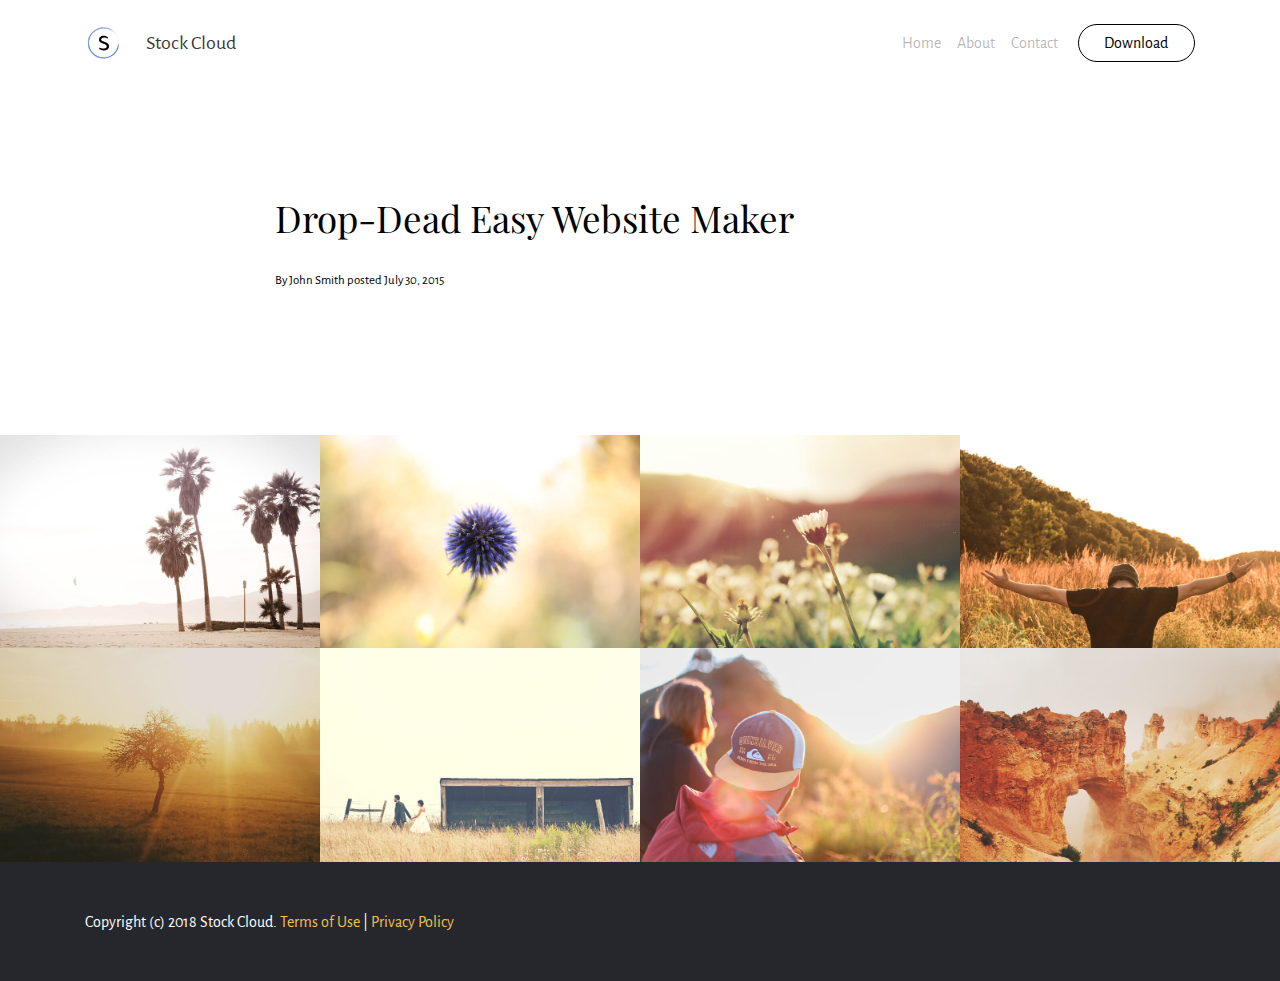
<file: icon_gallery.html>
<!DOCTYPE html>
<html>
<head>
  <!-- Site made with Mobirise Website Builder v4.3.0, https://mobirise.com -->
  <meta charset="UTF-8">
  <meta http-equiv="X-UA-Compatible" content="IE=edge">
  <meta name="generator" content="Mobirise v4.3.0, mobirise.com">
  <meta name="viewport" content="width=device-width, initial-scale=1">
  <link rel="shortcut icon" href="assets/images/stockcloud-logo-128x128.png" type="image/x-icon">
  <meta name="description" content="">
  <title>icon_gallery</title>
  <link rel="stylesheet" href="https://fonts.googleapis.com/css?family=Playfair+Display:400,700&subset=latin,cyrillic">
  <link rel="stylesheet" href="https://fonts.googleapis.com/css?family=Alegreya+Sans:400,700&subset=latin,vietnamese,latin-ext">
  <link rel="stylesheet" href="assets/tether/tether.min.css">
  <link rel="stylesheet" href="assets/bootstrap/css/bootstrap.min.css">
  <link rel="stylesheet" href="assets/puritym/css/style.css">
  <link rel="stylesheet" href="assets/mobirise/css/mbr-additional.css" type="text/css">
  
  
  
</head>
<body>
<nav class="navbar navbar-light mbr-navbar navbar-fixed-top" id="ext_menu-1w" data-rv-view="548" style="background-color: rgb(255, 255, 255);">
    <div class="container">
        <button class="navbar-toggler pull-right hidden-md-up" type="button" data-toggle="collapse" data-target="#exCollapsingNavbar2">
            <div class="hamburger-icon"></div>
        </button>

        <div class="clearfix"></div>
        <div class="collapse navbar-toggleable-sm" id="exCollapsingNavbar2">
            <span class="navbar-logo"><a href="https://mobirise.com"><img src="assets/images/stockcloud-logo-128x128.png" alt="Mobirise"></a></span>
            <span><a class="navbar-brand" href="https://mobirise.com">Stock Cloud</a></span>

            <ul class="nav navbar-nav pull-xs-right"><li class="nav-item"><a class="btn btn-secondary-outline" href="http://download.html">Download</a></li></ul>

            <ul class="nav navbar-nav pull-xs-right"><li class="nav-item"><a class="nav-link" href="http://index.html">Home</a></li><li class="nav-item"><a class="nav-link" href="http://about.html">About</a></li><li class="nav-item"><a class="nav-link" href="http://contact.html">Contact</a></li></ul>
        </div>
    </div>
</nav>

<section class="mbr-section mbr-section__container mbr-after-navbar mbr-section__container--isolated" id="header3-1z" data-rv-view="587">
    <div class="container">
        <div class="row">
            <div class="col-md-8 col-md-offset-2">
                <h3 class="mbr-section-title display-4">Drop-Dead Easy Website Maker</h3>
                <small>By John Smith posted July 30, 2015</small>
            </div>
        </div>
    </div>
</section>

<section class="mbr-gallery mbr-section mbr-section-nopadding" id="gallery1-1x" data-rv-view="550" style="background-color: rgb(239, 239, 239); padding-top: 0rem; padding-bottom: 0rem;">
    <!-- Gallery -->
    <div>
        <div class=" mbr-gallery-layout-default">
            <div>
                <div>
                    <div class="mbr-gallery-item">
                        <a data-toggle="modal" href="#lb-gallery1-1x" data-slide-to="0">
                            <img src="assets/images/photo-3-small.jpg" alt="" title="">
                            <span class="icon fa fa-search-plus"></span>
                        </a>
                    </div><div class="mbr-gallery-item">
                        <a data-toggle="modal" href="#lb-gallery1-1x" data-slide-to="1">
                            <img src="assets/images/photo-4-small.jpg" alt="" title="">
                            <span class="icon fa fa-search-plus"></span>
                        </a>
                    </div><div class="mbr-gallery-item">
                        <a data-toggle="modal" href="#lb-gallery1-1x" data-slide-to="2">
                            <img src="assets/images/photo-5-small.jpg" alt="" title="">
                            <span class="icon fa fa-search-plus"></span>
                        </a>
                    </div><div class="mbr-gallery-item">
                        <a data-toggle="modal" href="#lb-gallery1-1x" data-slide-to="3">
                            <img src="assets/images/photo-7-small.jpg" alt="" title="">
                            <span class="icon fa fa-search-plus"></span>
                        </a>
                    </div><div class="mbr-gallery-item">
                        <a data-toggle="modal" href="#lb-gallery1-1x" data-slide-to="4">
                            <img src="assets/images/photo-8-small.jpg" alt="" title="">
                            <span class="icon fa fa-search-plus"></span>
                        </a>
                    </div><div class="mbr-gallery-item">
                        <a data-toggle="modal" href="#lb-gallery1-1x" data-slide-to="5">
                            <img src="assets/images/photo-11-small.jpg" alt="" title="">
                            <span class="icon fa fa-search-plus"></span>
                        </a>
                    </div><div class="mbr-gallery-item">
                        <a data-toggle="modal" href="#lb-gallery1-1x" data-slide-to="6">
                            <img src="assets/images/photo-12-small.jpg" alt="" title="">
                            <span class="icon fa fa-search-plus"></span>
                        </a>
                    </div><div class="mbr-gallery-item">
                        <a data-toggle="modal" href="#lb-gallery1-1x" data-slide-to="7">
                            <img src="assets/images/photo-13-small.jpg" alt="" title="">
                            <span class="icon fa fa-search-plus"></span>
                        </a>
                    </div>
                </div>
            </div>
            <div class="clearfix"></div>
        </div>
    </div>

    <!-- Lightbox -->
    <div data-app-prevent-settings="" class="mbr-slider modal fade carousel slide" tabindex="-1" data-keyboard="true" data-interval="false" id="lb-gallery1-1x">
        <div class="modal-dialog">
            <div class="modal-content">
                <div class="modal-body">
                    <ol class="carousel-indicators">
                        <li data-app-prevent-settings="" data-target="#lb-gallery1-1x" class=" active" data-slide-to="0"></li><li data-app-prevent-settings="" data-target="#lb-gallery1-1x" data-slide-to="1"></li><li data-app-prevent-settings="" data-target="#lb-gallery1-1x" data-slide-to="2"></li><li data-app-prevent-settings="" data-target="#lb-gallery1-1x" data-slide-to="3"></li><li data-app-prevent-settings="" data-target="#lb-gallery1-1x" data-slide-to="4"></li><li data-app-prevent-settings="" data-target="#lb-gallery1-1x" data-slide-to="5"></li><li data-app-prevent-settings="" data-target="#lb-gallery1-1x" data-slide-to="6"></li><li data-app-prevent-settings="" data-target="#lb-gallery1-1x" data-slide-to="7"></li>
                    </ol>
                    <div class="carousel-inner">
                        <div class="carousel-item active">
                            <img src="assets/images/photo-3.jpg" alt="" title="">
                        </div><div class="carousel-item">
                            <img src="assets/images/photo-4.jpg" alt="" title="">
                        </div><div class="carousel-item">
                            <img src="assets/images/photo-5.jpg" alt="" title="">
                        </div><div class="carousel-item">
                            <img src="assets/images/photo-7.jpg" alt="" title="">
                        </div><div class="carousel-item">
                            <img src="assets/images/photo-8.jpg" alt="" title="">
                        </div><div class="carousel-item">
                            <img src="assets/images/photo-11.jpg" alt="" title="">
                        </div><div class="carousel-item">
                            <img src="assets/images/photo-12.jpg" alt="" title="">
                        </div><div class="carousel-item">
                            <img src="assets/images/photo-13.jpg" alt="" title="">
                        </div>
                    </div>
                    <a class="left carousel-control" role="button" data-slide="prev" href="#lb-gallery1-1x">
                        <span class="icon-prev" aria-hidden="true"></span>
                        <span class="sr-only">Previous</span>
                    </a>
                    <a class="right carousel-control" role="button" data-slide="next" href="#lb-gallery1-1x">
                        <span class="icon-next" aria-hidden="true"></span>
                        <span class="sr-only">Next</span>
                    </a>

                    <a class="close" href="#" role="button" data-dismiss="modal">
                        <span aria-hidden="true">×</span>
                        <span class="sr-only">Close</span>
                    </a>
                </div>
            </div>
        </div>
    </div>
</section>

<footer class="mbr-section mbr-section-nopadding mbr-footer" id="footer1-1y" data-rv-view="585" style="background-color: rgb(38, 39, 44); padding-top: 3rem; padding-bottom: 1.98rem;">
    
    <div class="container">
        <p>Copyright (c) 2018 Stock Cloud. <a href="http://terms.html">Terms of Use</a>  | <a href="http://privacy.html">Privacy Policy</a></p>
    </div>
</footer>


  <script src="assets/web/assets/jquery/jquery.min.js"></script>
  <script src="assets/tether/tether.min.js"></script>
  <script src="assets/bootstrap/js/bootstrap.min.js"></script>
  <script src="assets/smooth-scroll/smooth-scroll.js"></script>
  <script src="assets/masonry/masonry.pkgd.min.js"></script>
  <script src="assets/imagesloaded/imagesloaded.pkgd.min.js"></script>
  <script src="assets/bootstrap-carousel-swipe/bootstrap-carousel-swipe.js"></script>
  <script src="assets/puritym/js/script.js"></script>
  <script src="assets/mobirise-gallery/script.js"></script>
  
  
</body>
</html>
</file>
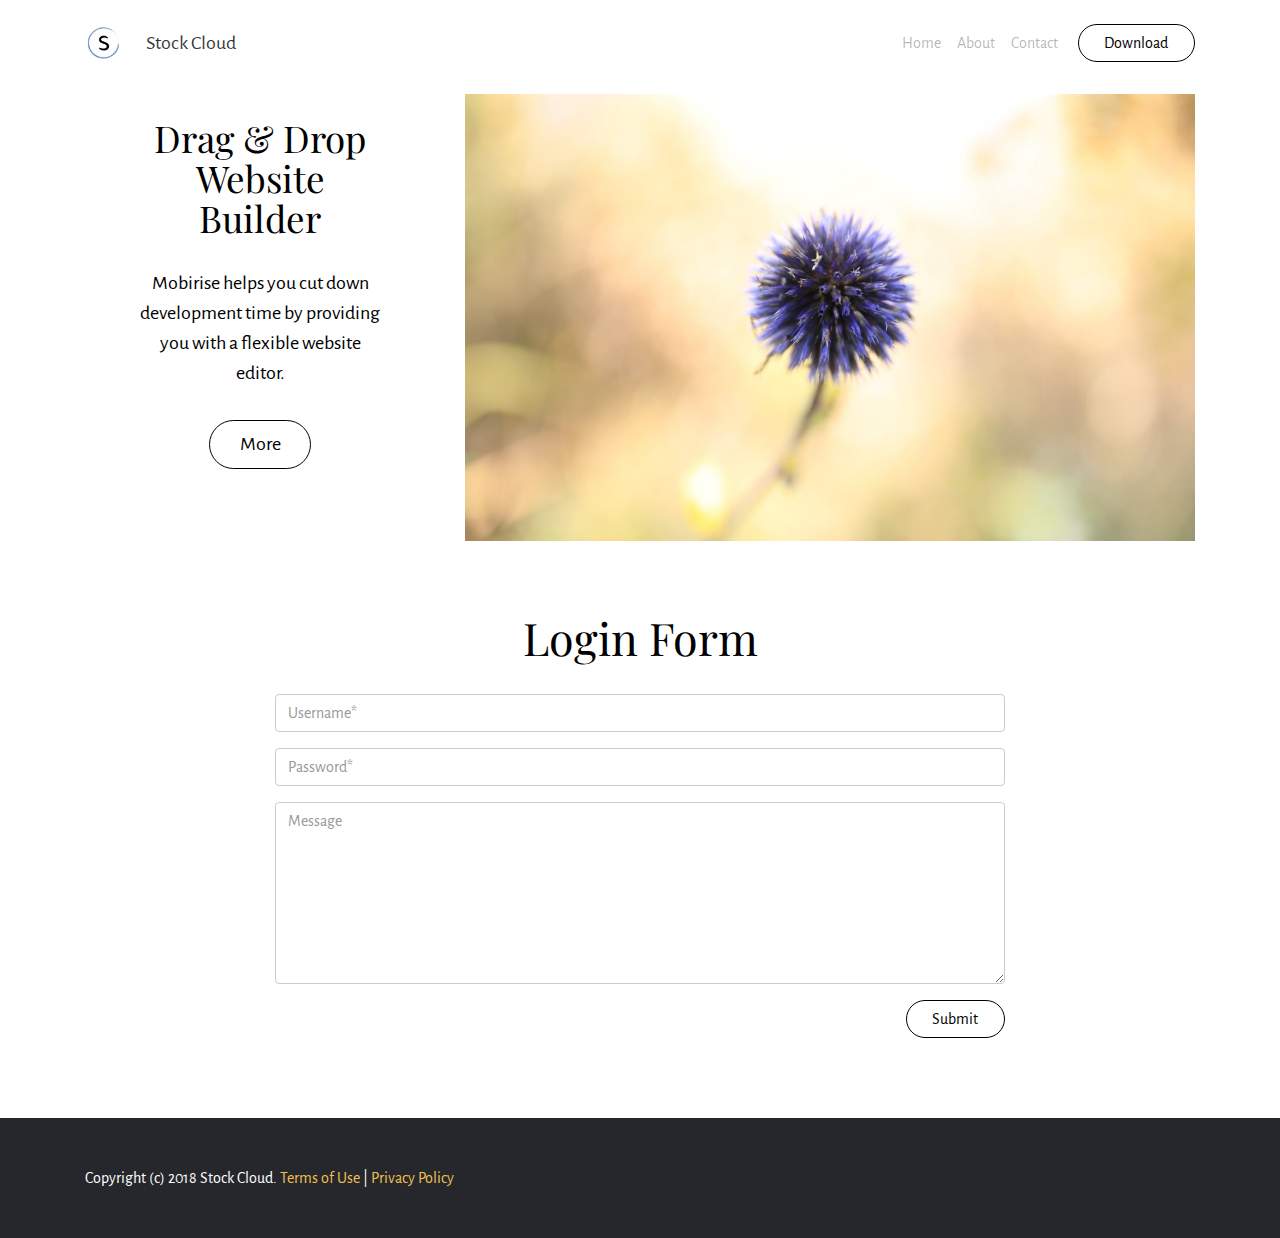
<file: login.html>
<!DOCTYPE html>
<html>
<head>
  <!-- Site made with Mobirise Website Builder v4.3.0, https://mobirise.com -->
  <meta charset="UTF-8">
  <meta http-equiv="X-UA-Compatible" content="IE=edge">
  <meta name="generator" content="Mobirise v4.3.0, mobirise.com">
  <meta name="viewport" content="width=device-width, initial-scale=1">
  <link rel="shortcut icon" href="assets/images/stockcloud-logo-128x128.png" type="image/x-icon">
  <meta name="description" content="">
  <title>login</title>
  <link rel="stylesheet" href="https://fonts.googleapis.com/css?family=Playfair+Display:400,700&subset=latin,cyrillic">
  <link rel="stylesheet" href="https://fonts.googleapis.com/css?family=Alegreya+Sans:400,700&subset=latin,vietnamese,latin-ext">
  <link rel="stylesheet" href="assets/tether/tether.min.css">
  <link rel="stylesheet" href="assets/bootstrap/css/bootstrap.min.css">
  <link rel="stylesheet" href="assets/puritym/css/style.css">
  <link rel="stylesheet" href="assets/mobirise/css/mbr-additional.css" type="text/css">
  
  
  
</head>
<body>
<nav class="navbar navbar-light mbr-navbar navbar-fixed-top" id="ext_menu-i" data-rv-view="42" style="background-color: rgb(255, 255, 255);">
    <div class="container">
        <button class="navbar-toggler pull-right hidden-md-up" type="button" data-toggle="collapse" data-target="#exCollapsingNavbar2">
            <div class="hamburger-icon"></div>
        </button>

        <div class="clearfix"></div>
        <div class="collapse navbar-toggleable-sm" id="exCollapsingNavbar2">
            <span class="navbar-logo"><a href="https://mobirise.com"><img src="assets/images/stockcloud-logo-128x128.png" alt="Mobirise"></a></span>
            <span><a class="navbar-brand" href="https://mobirise.com">Stock Cloud</a></span>

            <ul class="nav navbar-nav pull-xs-right"><li class="nav-item"><a class="btn btn-secondary-outline" href="http://download.html">Download</a></li></ul>

            <ul class="nav navbar-nav pull-xs-right"><li class="nav-item"><a class="nav-link" href="http://index.html">Home</a></li><li class="nav-item"><a class="nav-link" href="http://about.html">About</a></li><li class="nav-item"><a class="nav-link" href="http://contact.html">Contact</a></li></ul>
        </div>
    </div>
</nav>

<section class="mbr-section mbr-section-nopadding mbr-after-navbar" id="msg-box4-u" data-rv-view="78" style="background-color: rgb(255, 255, 255); padding-top: 0rem; padding-bottom: 0rem;">
    
    <div class="container">
        <div class="row">
            
            <div class="col-xs-12 col-lg-3 mbr-inner-padding text-xs-center mbr-table-cell-lg">
                <h3 class="mbr-section-title display-4">Drag &amp; Drop Website Builder</h3>
                
                <div class="lead"><p>Mobirise helps you cut down development time by providing you with a flexible website editor.</p></div>
                <div><a class="btn btn-lg btn-secondary-outline" href="https://mobirise.com">More</a></div>
            </div>
            <div class="col-xs-12 col-lg-9 mbr-table-cell-lg image-size" style="width: 50%;">
                <div class="mbr-figure"><img src="assets/images/photo-4.jpg"></div>
            </div>
        </div>
    </div>
</section>

<section class="mbr-section mbr-section-small" id="form1-v" data-rv-view="81" style="background-color: rgb(255, 255, 255); padding-top: 4.5rem; padding-bottom: 4.5rem;">
    
    <div class="container">
        <div class="row">
            <div class="col-sm-8 col-sm-offset-2" data-form-type="formoid">
                <h2 class="mbr-section-title display-3 text-xs-center">Login Form</h2>

                <div data-form-alert="true"><div hidden="" data-form-alert-success="true">Thanks for filling out form!</div></div>
                <form action="https://mobirise.com/" method="post" data-form-title="Login Form">
                    <input type="hidden" value="Xf8BY/qYwQtKUZVgOujkgr6/2v3Leg78PS3WVIUmbgttslwYXLUBHwI9arABMy8Z1bzYMnf+oKV/JN8M20v9bxFYohnKUx1iHiR1L+Tj4E7p9aWAv49GYvTptkx8G34D" data-form-email="true">
                    <div class="form-group">
                        <input type="text" class="form-control" name="name" required="" placeholder="Username*" data-form-field="Name">
                    </div>
                    <div class="form-group">
                        <input type="email" class="form-control" name="email" required="" placeholder="Password*" data-form-field="Email">
                    </div>
                    
                    <div class="form-group">
                        <textarea class="form-control" name="message" rows="7" placeholder="Message" data-form-field="Message"></textarea>
                    </div>
                    <div class="text-xs-right"><button type="submit" class="btn btn-secondary-outline">Submit</button></div>
                </form>
            </div>
        </div>
    </div>
</section>

<footer class="mbr-section mbr-section-nopadding mbr-footer" id="footer1-k" data-rv-view="47" style="background-color: rgb(38, 39, 44); padding-top: 3rem; padding-bottom: 1.98rem;">
    
    <div class="container">
        <p>Copyright (c) 2018 Stock Cloud. <a href="http://terms.html">Terms of Use</a>  | <a href="http://privacy.html">Privacy Policy</a></p>
    </div>
</footer>


  <script src="assets/web/assets/jquery/jquery.min.js"></script>
  <script src="assets/tether/tether.min.js"></script>
  <script src="assets/bootstrap/js/bootstrap.min.js"></script>
  <script src="assets/smooth-scroll/smooth-scroll.js"></script>
  <script src="assets/puritym/js/script.js"></script>
  <script src="assets/formoid/formoid.min.js"></script>
  
  
</body>
</html>
</file>
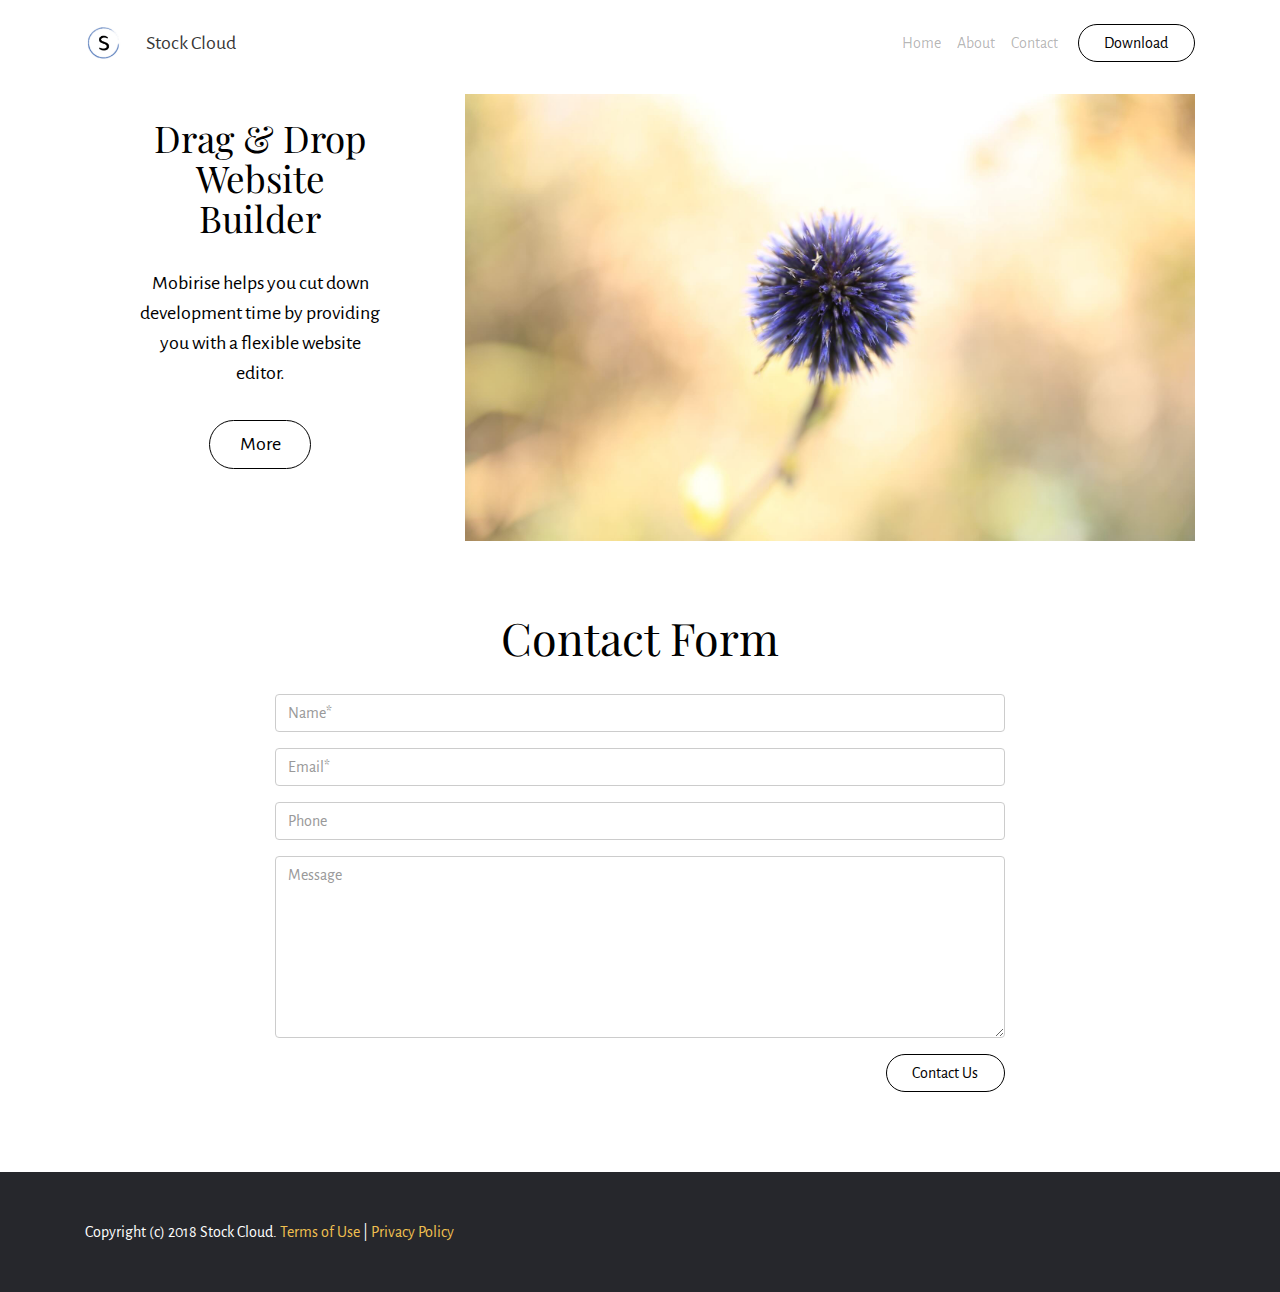
<file: password.html>
<!DOCTYPE html>
<html>
<head>
  <!-- Site made with Mobirise Website Builder v4.3.0, https://mobirise.com -->
  <meta charset="UTF-8">
  <meta http-equiv="X-UA-Compatible" content="IE=edge">
  <meta name="generator" content="Mobirise v4.3.0, mobirise.com">
  <meta name="viewport" content="width=device-width, initial-scale=1">
  <link rel="shortcut icon" href="assets/images/stockcloud-logo-128x128.png" type="image/x-icon">
  <meta name="description" content="">
  <title>password</title>
  <link rel="stylesheet" href="https://fonts.googleapis.com/css?family=Playfair+Display:400,700&subset=latin,cyrillic">
  <link rel="stylesheet" href="https://fonts.googleapis.com/css?family=Alegreya+Sans:400,700&subset=latin,vietnamese,latin-ext">
  <link rel="stylesheet" href="assets/tether/tether.min.css">
  <link rel="stylesheet" href="assets/bootstrap/css/bootstrap.min.css">
  <link rel="stylesheet" href="assets/puritym/css/style.css">
  <link rel="stylesheet" href="assets/mobirise/css/mbr-additional.css" type="text/css">
  
  
  
</head>
<body>
<nav class="navbar navbar-light mbr-navbar navbar-fixed-top" id="ext_menu-o" data-rv-view="56" style="background-color: rgb(255, 255, 255);">
    <div class="container">
        <button class="navbar-toggler pull-right hidden-md-up" type="button" data-toggle="collapse" data-target="#exCollapsingNavbar2">
            <div class="hamburger-icon"></div>
        </button>

        <div class="clearfix"></div>
        <div class="collapse navbar-toggleable-sm" id="exCollapsingNavbar2">
            <span class="navbar-logo"><a href="https://mobirise.com"><img src="assets/images/stockcloud-logo-128x128.png" alt="Mobirise"></a></span>
            <span><a class="navbar-brand" href="https://mobirise.com">Stock Cloud</a></span>

            <ul class="nav navbar-nav pull-xs-right"><li class="nav-item"><a class="btn btn-secondary-outline" href="http://download.html">Download</a></li></ul>

            <ul class="nav navbar-nav pull-xs-right"><li class="nav-item"><a class="nav-link" href="http://index.html">Home</a></li><li class="nav-item"><a class="nav-link" href="http://about.html">About</a></li><li class="nav-item"><a class="nav-link" href="http://contact.html">Contact</a></li></ul>
        </div>
    </div>
</nav>

<section class="mbr-section mbr-section-nopadding mbr-after-navbar" id="msg-box4-y" data-rv-view="102" style="background-color: rgb(255, 255, 255); padding-top: 0rem; padding-bottom: 0rem;">
    
    <div class="container">
        <div class="row">
            
            <div class="col-xs-12 col-lg-3 mbr-inner-padding text-xs-center mbr-table-cell-lg">
                <h3 class="mbr-section-title display-4">Drag &amp; Drop Website Builder</h3>
                
                <div class="lead"><p>Mobirise helps you cut down development time by providing you with a flexible website editor.</p></div>
                <div><a class="btn btn-lg btn-secondary-outline" href="https://mobirise.com">More</a></div>
            </div>
            <div class="col-xs-12 col-lg-9 mbr-table-cell-lg image-size" style="width: 50%;">
                <div class="mbr-figure"><img src="assets/images/photo-4.jpg"></div>
            </div>
        </div>
    </div>
</section>

<section class="mbr-section mbr-section-small" id="form1-z" data-rv-view="105" style="background-color: rgb(255, 255, 255); padding-top: 4.5rem; padding-bottom: 4.5rem;">
    
    <div class="container">
        <div class="row">
            <div class="col-sm-8 col-sm-offset-2" data-form-type="formoid">
                <h2 class="mbr-section-title display-3 text-xs-center">Contact Form</h2>

                <div data-form-alert="true"><div hidden="" data-form-alert-success="true">Thanks for filling out form!</div></div>
                <form action="https://mobirise.com/" method="post" data-form-title="Contact Form">
                    <input type="hidden" value="icVKa4/MBE6TfFWzS67/aEy60DhmkCDwjpvDpFdRYB6KZb2EwSLxmbIxw5gVjfcv+eWQZLhrTyFTJYCOIPYh2vUVGrW77fqtt3MsBrG2OH07clgEzrI6qL48Od4mixxn" data-form-email="true">
                    <div class="form-group">
                        <input type="text" class="form-control" name="name" required="" placeholder="Name*" data-form-field="Name">
                    </div>
                    <div class="form-group">
                        <input type="email" class="form-control" name="email" required="" placeholder="Email*" data-form-field="Email">
                    </div>
                    <div class="form-group">
                        <input type="tel" class="form-control" name="phone" placeholder="Phone" data-form-field="Phone">
                    </div>
                    <div class="form-group">
                        <textarea class="form-control" name="message" rows="7" placeholder="Message" data-form-field="Message"></textarea>
                    </div>
                    <div class="text-xs-right"><button type="submit" class="btn btn-secondary-outline">Contact Us</button></div>
                </form>
            </div>
        </div>
    </div>
</section>

<footer class="mbr-section mbr-section-nopadding mbr-footer" id="footer1-q" data-rv-view="61" style="background-color: rgb(38, 39, 44); padding-top: 3rem; padding-bottom: 1.98rem;">
    
    <div class="container">
        <p>Copyright (c) 2018 Stock Cloud. <a href="http://terms.html">Terms of Use</a>  | <a href="http://privacy.html">Privacy Policy</a></p>
    </div>
</footer>


  <script src="assets/web/assets/jquery/jquery.min.js"></script>
  <script src="assets/tether/tether.min.js"></script>
  <script src="assets/bootstrap/js/bootstrap.min.js"></script>
  <script src="assets/smooth-scroll/smooth-scroll.js"></script>
  <script src="assets/puritym/js/script.js"></script>
  <script src="assets/formoid/formoid.min.js"></script>
  
  
</body>
</html>
</file>
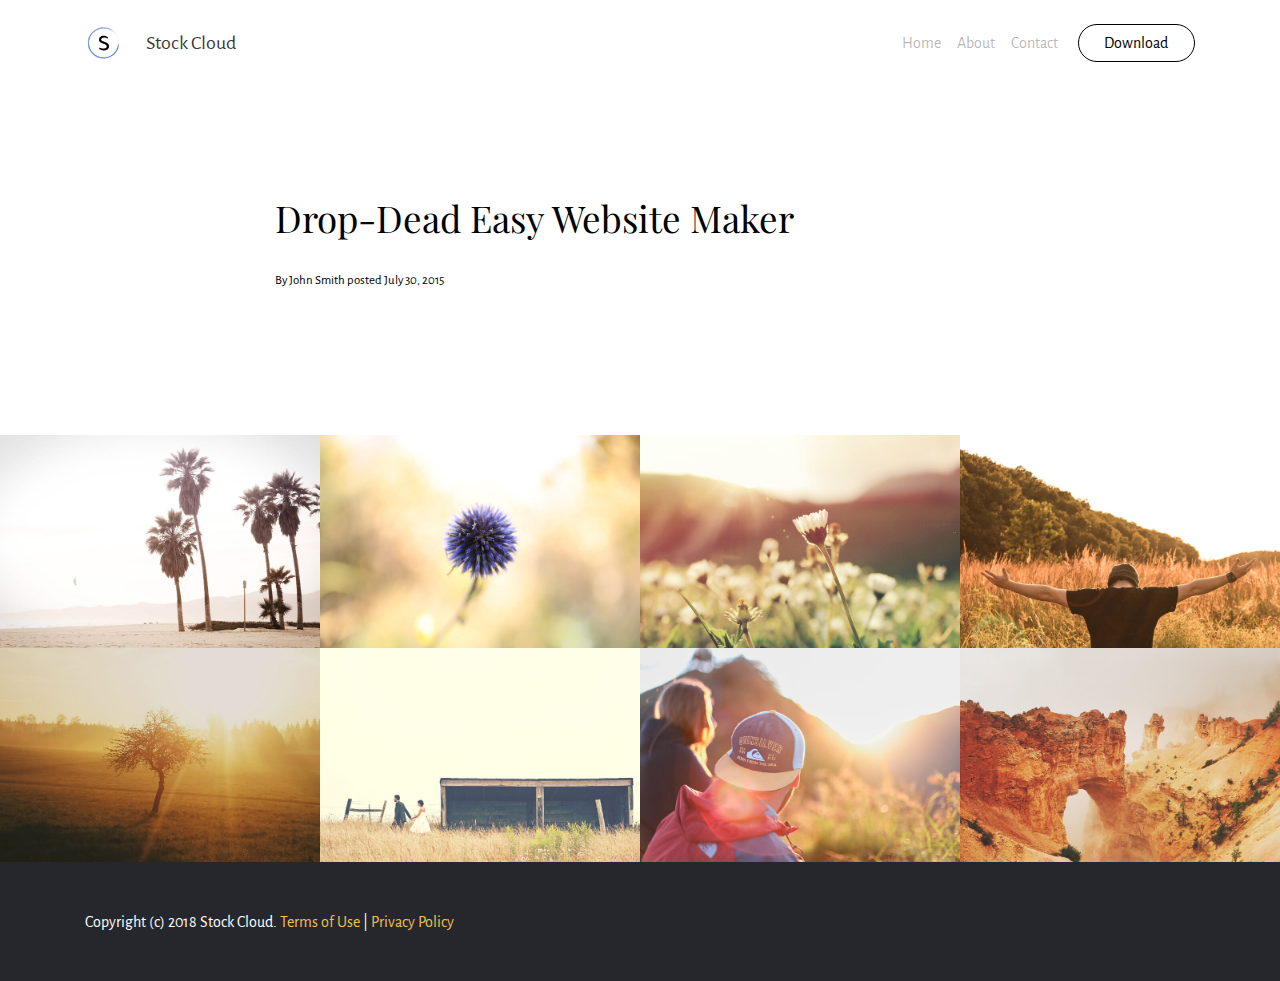
<file: pattern_gallery.html>
<!DOCTYPE html>
<html>
<head>
  <!-- Site made with Mobirise Website Builder v4.3.0, https://mobirise.com -->
  <meta charset="UTF-8">
  <meta http-equiv="X-UA-Compatible" content="IE=edge">
  <meta name="generator" content="Mobirise v4.3.0, mobirise.com">
  <meta name="viewport" content="width=device-width, initial-scale=1">
  <link rel="shortcut icon" href="assets/images/stockcloud-logo-128x128.png" type="image/x-icon">
  <meta name="description" content="">
  <title>pattern_gallery</title>
  <link rel="stylesheet" href="https://fonts.googleapis.com/css?family=Playfair+Display:400,700&subset=latin,cyrillic">
  <link rel="stylesheet" href="https://fonts.googleapis.com/css?family=Alegreya+Sans:400,700&subset=latin,vietnamese,latin-ext">
  <link rel="stylesheet" href="assets/tether/tether.min.css">
  <link rel="stylesheet" href="assets/bootstrap/css/bootstrap.min.css">
  <link rel="stylesheet" href="assets/puritym/css/style.css">
  <link rel="stylesheet" href="assets/mobirise/css/mbr-additional.css" type="text/css">
  
  
  
</head>
<body>
<nav class="navbar navbar-light mbr-navbar navbar-fixed-top" id="ext_menu-20" data-rv-view="697" style="background-color: rgb(255, 255, 255);">
    <div class="container">
        <button class="navbar-toggler pull-right hidden-md-up" type="button" data-toggle="collapse" data-target="#exCollapsingNavbar2">
            <div class="hamburger-icon"></div>
        </button>

        <div class="clearfix"></div>
        <div class="collapse navbar-toggleable-sm" id="exCollapsingNavbar2">
            <span class="navbar-logo"><a href="https://mobirise.com"><img src="assets/images/stockcloud-logo-128x128.png" alt="Mobirise"></a></span>
            <span><a class="navbar-brand" href="https://mobirise.com">Stock Cloud</a></span>

            <ul class="nav navbar-nav pull-xs-right"><li class="nav-item"><a class="btn btn-secondary-outline" href="http://download.html">Download</a></li></ul>

            <ul class="nav navbar-nav pull-xs-right"><li class="nav-item"><a class="nav-link" href="http://index.html">Home</a></li><li class="nav-item"><a class="nav-link" href="http://about.html">About</a></li><li class="nav-item"><a class="nav-link" href="http://contact.html">Contact</a></li></ul>
        </div>
    </div>
</nav>

<section class="mbr-section mbr-section__container mbr-after-navbar mbr-section__container--isolated" id="header3-23" data-rv-view="736">
    <div class="container">
        <div class="row">
            <div class="col-md-8 col-md-offset-2">
                <h3 class="mbr-section-title display-4">Drop-Dead Easy Website Maker</h3>
                <small>By John Smith posted July 30, 2015</small>
            </div>
        </div>
    </div>
</section>

<section class="mbr-gallery mbr-section mbr-section-nopadding" id="gallery1-21" data-rv-view="699" style="background-color: rgb(239, 239, 239); padding-top: 0rem; padding-bottom: 0rem;">
    <!-- Gallery -->
    <div>
        <div class=" mbr-gallery-layout-default">
            <div>
                <div>
                    <div class="mbr-gallery-item">
                        <a data-toggle="modal" href="#lb-gallery1-21" data-slide-to="0">
                            <img src="assets/images/photo-3-small.jpg" alt="" title="">
                            <span class="icon fa fa-search-plus"></span>
                        </a>
                    </div><div class="mbr-gallery-item">
                        <a data-toggle="modal" href="#lb-gallery1-21" data-slide-to="1">
                            <img src="assets/images/photo-4-small.jpg" alt="" title="">
                            <span class="icon fa fa-search-plus"></span>
                        </a>
                    </div><div class="mbr-gallery-item">
                        <a data-toggle="modal" href="#lb-gallery1-21" data-slide-to="2">
                            <img src="assets/images/photo-5-small.jpg" alt="" title="">
                            <span class="icon fa fa-search-plus"></span>
                        </a>
                    </div><div class="mbr-gallery-item">
                        <a data-toggle="modal" href="#lb-gallery1-21" data-slide-to="3">
                            <img src="assets/images/photo-7-small.jpg" alt="" title="">
                            <span class="icon fa fa-search-plus"></span>
                        </a>
                    </div><div class="mbr-gallery-item">
                        <a data-toggle="modal" href="#lb-gallery1-21" data-slide-to="4">
                            <img src="assets/images/photo-8-small.jpg" alt="" title="">
                            <span class="icon fa fa-search-plus"></span>
                        </a>
                    </div><div class="mbr-gallery-item">
                        <a data-toggle="modal" href="#lb-gallery1-21" data-slide-to="5">
                            <img src="assets/images/photo-11-small.jpg" alt="" title="">
                            <span class="icon fa fa-search-plus"></span>
                        </a>
                    </div><div class="mbr-gallery-item">
                        <a data-toggle="modal" href="#lb-gallery1-21" data-slide-to="6">
                            <img src="assets/images/photo-12-small.jpg" alt="" title="">
                            <span class="icon fa fa-search-plus"></span>
                        </a>
                    </div><div class="mbr-gallery-item">
                        <a data-toggle="modal" href="#lb-gallery1-21" data-slide-to="7">
                            <img src="assets/images/photo-13-small.jpg" alt="" title="">
                            <span class="icon fa fa-search-plus"></span>
                        </a>
                    </div>
                </div>
            </div>
            <div class="clearfix"></div>
        </div>
    </div>

    <!-- Lightbox -->
    <div data-app-prevent-settings="" class="mbr-slider modal fade carousel slide" tabindex="-1" data-keyboard="true" data-interval="false" id="lb-gallery1-21">
        <div class="modal-dialog">
            <div class="modal-content">
                <div class="modal-body">
                    <ol class="carousel-indicators">
                        <li data-app-prevent-settings="" data-target="#lb-gallery1-21" class=" active" data-slide-to="0"></li><li data-app-prevent-settings="" data-target="#lb-gallery1-21" data-slide-to="1"></li><li data-app-prevent-settings="" data-target="#lb-gallery1-21" data-slide-to="2"></li><li data-app-prevent-settings="" data-target="#lb-gallery1-21" data-slide-to="3"></li><li data-app-prevent-settings="" data-target="#lb-gallery1-21" data-slide-to="4"></li><li data-app-prevent-settings="" data-target="#lb-gallery1-21" data-slide-to="5"></li><li data-app-prevent-settings="" data-target="#lb-gallery1-21" data-slide-to="6"></li><li data-app-prevent-settings="" data-target="#lb-gallery1-21" data-slide-to="7"></li>
                    </ol>
                    <div class="carousel-inner">
                        <div class="carousel-item active">
                            <img src="assets/images/photo-3.jpg" alt="" title="">
                        </div><div class="carousel-item">
                            <img src="assets/images/photo-4.jpg" alt="" title="">
                        </div><div class="carousel-item">
                            <img src="assets/images/photo-5.jpg" alt="" title="">
                        </div><div class="carousel-item">
                            <img src="assets/images/photo-7.jpg" alt="" title="">
                        </div><div class="carousel-item">
                            <img src="assets/images/photo-8.jpg" alt="" title="">
                        </div><div class="carousel-item">
                            <img src="assets/images/photo-11.jpg" alt="" title="">
                        </div><div class="carousel-item">
                            <img src="assets/images/photo-12.jpg" alt="" title="">
                        </div><div class="carousel-item">
                            <img src="assets/images/photo-13.jpg" alt="" title="">
                        </div>
                    </div>
                    <a class="left carousel-control" role="button" data-slide="prev" href="#lb-gallery1-21">
                        <span class="icon-prev" aria-hidden="true"></span>
                        <span class="sr-only">Previous</span>
                    </a>
                    <a class="right carousel-control" role="button" data-slide="next" href="#lb-gallery1-21">
                        <span class="icon-next" aria-hidden="true"></span>
                        <span class="sr-only">Next</span>
                    </a>

                    <a class="close" href="#" role="button" data-dismiss="modal">
                        <span aria-hidden="true">×</span>
                        <span class="sr-only">Close</span>
                    </a>
                </div>
            </div>
        </div>
    </div>
</section>

<footer class="mbr-section mbr-section-nopadding mbr-footer" id="footer1-22" data-rv-view="734" style="background-color: rgb(38, 39, 44); padding-top: 3rem; padding-bottom: 1.98rem;">
    
    <div class="container">
        <p>Copyright (c) 2018 Stock Cloud. <a href="http://terms.html">Terms of Use</a>  | <a href="http://privacy.html">Privacy Policy</a></p>
    </div>
</footer>


  <script src="assets/web/assets/jquery/jquery.min.js"></script>
  <script src="assets/tether/tether.min.js"></script>
  <script src="assets/bootstrap/js/bootstrap.min.js"></script>
  <script src="assets/smooth-scroll/smooth-scroll.js"></script>
  <script src="assets/masonry/masonry.pkgd.min.js"></script>
  <script src="assets/imagesloaded/imagesloaded.pkgd.min.js"></script>
  <script src="assets/bootstrap-carousel-swipe/bootstrap-carousel-swipe.js"></script>
  <script src="assets/puritym/js/script.js"></script>
  <script src="assets/mobirise-gallery/script.js"></script>
  
  
</body>
</html>
</file>
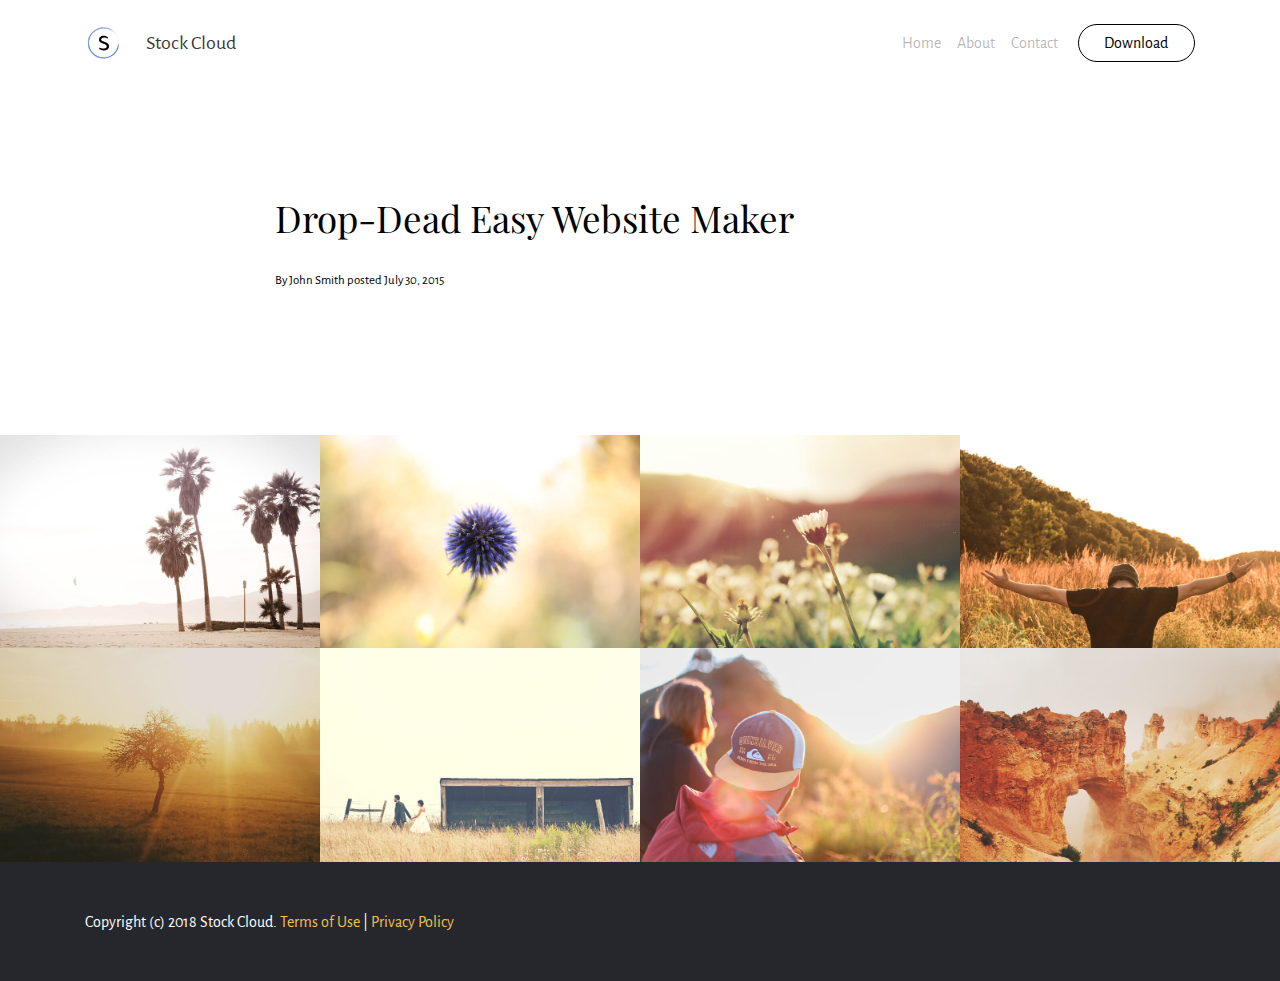
<file: photo_gallery.html>
<!DOCTYPE html>
<html>
<head>
  <!-- Site made with Mobirise Website Builder v4.3.0, https://mobirise.com -->
  <meta charset="UTF-8">
  <meta http-equiv="X-UA-Compatible" content="IE=edge">
  <meta name="generator" content="Mobirise v4.3.0, mobirise.com">
  <meta name="viewport" content="width=device-width, initial-scale=1">
  <link rel="shortcut icon" href="assets/images/stockcloud-logo-128x128.png" type="image/x-icon">
  <meta name="description" content="">
  <title>photo_gallery</title>
  <link rel="stylesheet" href="https://fonts.googleapis.com/css?family=Playfair+Display:400,700&subset=latin,cyrillic">
  <link rel="stylesheet" href="https://fonts.googleapis.com/css?family=Alegreya+Sans:400,700&subset=latin,vietnamese,latin-ext">
  <link rel="stylesheet" href="assets/tether/tether.min.css">
  <link rel="stylesheet" href="assets/bootstrap/css/bootstrap.min.css">
  <link rel="stylesheet" href="assets/puritym/css/style.css">
  <link rel="stylesheet" href="assets/mobirise/css/mbr-additional.css" type="text/css">
  
  
  
</head>
<body>
<nav class="navbar navbar-light mbr-navbar navbar-fixed-top" id="ext_menu-19" data-rv-view="273" style="background-color: rgb(255, 255, 255);">
    <div class="container">
        <button class="navbar-toggler pull-right hidden-md-up" type="button" data-toggle="collapse" data-target="#exCollapsingNavbar2">
            <div class="hamburger-icon"></div>
        </button>

        <div class="clearfix"></div>
        <div class="collapse navbar-toggleable-sm" id="exCollapsingNavbar2">
            <span class="navbar-logo"><a href="https://mobirise.com"><img src="assets/images/stockcloud-logo-128x128.png" alt="Mobirise"></a></span>
            <span><a class="navbar-brand" href="https://mobirise.com">Stock Cloud</a></span>

            <ul class="nav navbar-nav pull-xs-right"><li class="nav-item"><a class="btn btn-secondary-outline" href="http://download.html">Download</a></li></ul>

            <ul class="nav navbar-nav pull-xs-right"><li class="nav-item"><a class="nav-link" href="http://index.html">Home</a></li><li class="nav-item"><a class="nav-link" href="http://about.html">About</a></li><li class="nav-item"><a class="nav-link" href="http://contact.html">Contact</a></li></ul>
        </div>
    </div>
</nav>

<section class="mbr-section mbr-section__container mbr-after-navbar mbr-section__container--isolated" id="header3-1s" data-rv-view="441">
    <div class="container">
        <div class="row">
            <div class="col-md-8 col-md-offset-2">
                <h3 class="mbr-section-title display-4">Drop-Dead Easy Website Maker</h3>
                <small>By John Smith posted July 30, 2015</small>
            </div>
        </div>
    </div>
</section>

<section class="mbr-gallery mbr-section mbr-section-nopadding" id="gallery1-1t" data-rv-view="443" style="background-color: rgb(239, 239, 239); padding-top: 0rem; padding-bottom: 0rem;">
    <!-- Gallery -->
    <div>
        <div class=" mbr-gallery-layout-default">
            <div>
                <div>
                    <div class="mbr-gallery-item">
                        <a data-toggle="modal" href="#lb-gallery1-1t" data-slide-to="0">
                            <img src="assets/images/photo-3-small.jpg" alt="" title="">
                            <span class="icon fa fa-search-plus"></span>
                        </a>
                    </div><div class="mbr-gallery-item">
                        <a data-toggle="modal" href="#lb-gallery1-1t" data-slide-to="1">
                            <img src="assets/images/photo-4-small.jpg" alt="" title="">
                            <span class="icon fa fa-search-plus"></span>
                        </a>
                    </div><div class="mbr-gallery-item">
                        <a data-toggle="modal" href="#lb-gallery1-1t" data-slide-to="2">
                            <img src="assets/images/photo-5-small.jpg" alt="" title="">
                            <span class="icon fa fa-search-plus"></span>
                        </a>
                    </div><div class="mbr-gallery-item">
                        <a data-toggle="modal" href="#lb-gallery1-1t" data-slide-to="3">
                            <img src="assets/images/photo-7-small.jpg" alt="" title="">
                            <span class="icon fa fa-search-plus"></span>
                        </a>
                    </div><div class="mbr-gallery-item">
                        <a data-toggle="modal" href="#lb-gallery1-1t" data-slide-to="4">
                            <img src="assets/images/photo-8-small.jpg" alt="" title="">
                            <span class="icon fa fa-search-plus"></span>
                        </a>
                    </div><div class="mbr-gallery-item">
                        <a data-toggle="modal" href="#lb-gallery1-1t" data-slide-to="5">
                            <img src="assets/images/photo-11-small.jpg" alt="" title="">
                            <span class="icon fa fa-search-plus"></span>
                        </a>
                    </div><div class="mbr-gallery-item">
                        <a data-toggle="modal" href="#lb-gallery1-1t" data-slide-to="6">
                            <img src="assets/images/photo-12-small.jpg" alt="" title="">
                            <span class="icon fa fa-search-plus"></span>
                        </a>
                    </div><div class="mbr-gallery-item">
                        <a data-toggle="modal" href="#lb-gallery1-1t" data-slide-to="7">
                            <img src="assets/images/photo-13-small.jpg" alt="" title="">
                            <span class="icon fa fa-search-plus"></span>
                        </a>
                    </div>
                </div>
            </div>
            <div class="clearfix"></div>
        </div>
    </div>

    <!-- Lightbox -->
    <div data-app-prevent-settings="" class="mbr-slider modal fade carousel slide" tabindex="-1" data-keyboard="true" data-interval="false" id="lb-gallery1-1t">
        <div class="modal-dialog">
            <div class="modal-content">
                <div class="modal-body">
                    <ol class="carousel-indicators">
                        <li data-app-prevent-settings="" data-target="#lb-gallery1-1t" class=" active" data-slide-to="0"></li><li data-app-prevent-settings="" data-target="#lb-gallery1-1t" data-slide-to="1"></li><li data-app-prevent-settings="" data-target="#lb-gallery1-1t" data-slide-to="2"></li><li data-app-prevent-settings="" data-target="#lb-gallery1-1t" data-slide-to="3"></li><li data-app-prevent-settings="" data-target="#lb-gallery1-1t" data-slide-to="4"></li><li data-app-prevent-settings="" data-target="#lb-gallery1-1t" data-slide-to="5"></li><li data-app-prevent-settings="" data-target="#lb-gallery1-1t" data-slide-to="6"></li><li data-app-prevent-settings="" data-target="#lb-gallery1-1t" data-slide-to="7"></li>
                    </ol>
                    <div class="carousel-inner">
                        <div class="carousel-item active">
                            <img src="assets/images/photo-3.jpg" alt="" title="">
                        </div><div class="carousel-item">
                            <img src="assets/images/photo-4.jpg" alt="" title="">
                        </div><div class="carousel-item">
                            <img src="assets/images/photo-5.jpg" alt="" title="">
                        </div><div class="carousel-item">
                            <img src="assets/images/photo-7.jpg" alt="" title="">
                        </div><div class="carousel-item">
                            <img src="assets/images/photo-8.jpg" alt="" title="">
                        </div><div class="carousel-item">
                            <img src="assets/images/photo-11.jpg" alt="" title="">
                        </div><div class="carousel-item">
                            <img src="assets/images/photo-12.jpg" alt="" title="">
                        </div><div class="carousel-item">
                            <img src="assets/images/photo-13.jpg" alt="" title="">
                        </div>
                    </div>
                    <a class="left carousel-control" role="button" data-slide="prev" href="#lb-gallery1-1t">
                        <span class="icon-prev" aria-hidden="true"></span>
                        <span class="sr-only">Previous</span>
                    </a>
                    <a class="right carousel-control" role="button" data-slide="next" href="#lb-gallery1-1t">
                        <span class="icon-next" aria-hidden="true"></span>
                        <span class="sr-only">Next</span>
                    </a>

                    <a class="close" href="#" role="button" data-dismiss="modal">
                        <span aria-hidden="true">×</span>
                        <span class="sr-only">Close</span>
                    </a>
                </div>
            </div>
        </div>
    </div>
</section>

<footer class="mbr-section mbr-section-nopadding mbr-footer" id="footer1-1d" data-rv-view="289" style="background-color: rgb(38, 39, 44); padding-top: 3rem; padding-bottom: 1.98rem;">
    
    <div class="container">
        <p>Copyright (c) 2018 Stock Cloud. <a href="http://terms.html">Terms of Use</a>  | <a href="http://privacy.html">Privacy Policy</a></p>
    </div>
</footer>


  <script src="assets/web/assets/jquery/jquery.min.js"></script>
  <script src="assets/tether/tether.min.js"></script>
  <script src="assets/bootstrap/js/bootstrap.min.js"></script>
  <script src="assets/smooth-scroll/smooth-scroll.js"></script>
  <script src="assets/masonry/masonry.pkgd.min.js"></script>
  <script src="assets/imagesloaded/imagesloaded.pkgd.min.js"></script>
  <script src="assets/bootstrap-carousel-swipe/bootstrap-carousel-swipe.js"></script>
  <script src="assets/puritym/js/script.js"></script>
  <script src="assets/mobirise-gallery/script.js"></script>
  
  
</body>
</html>
</file>
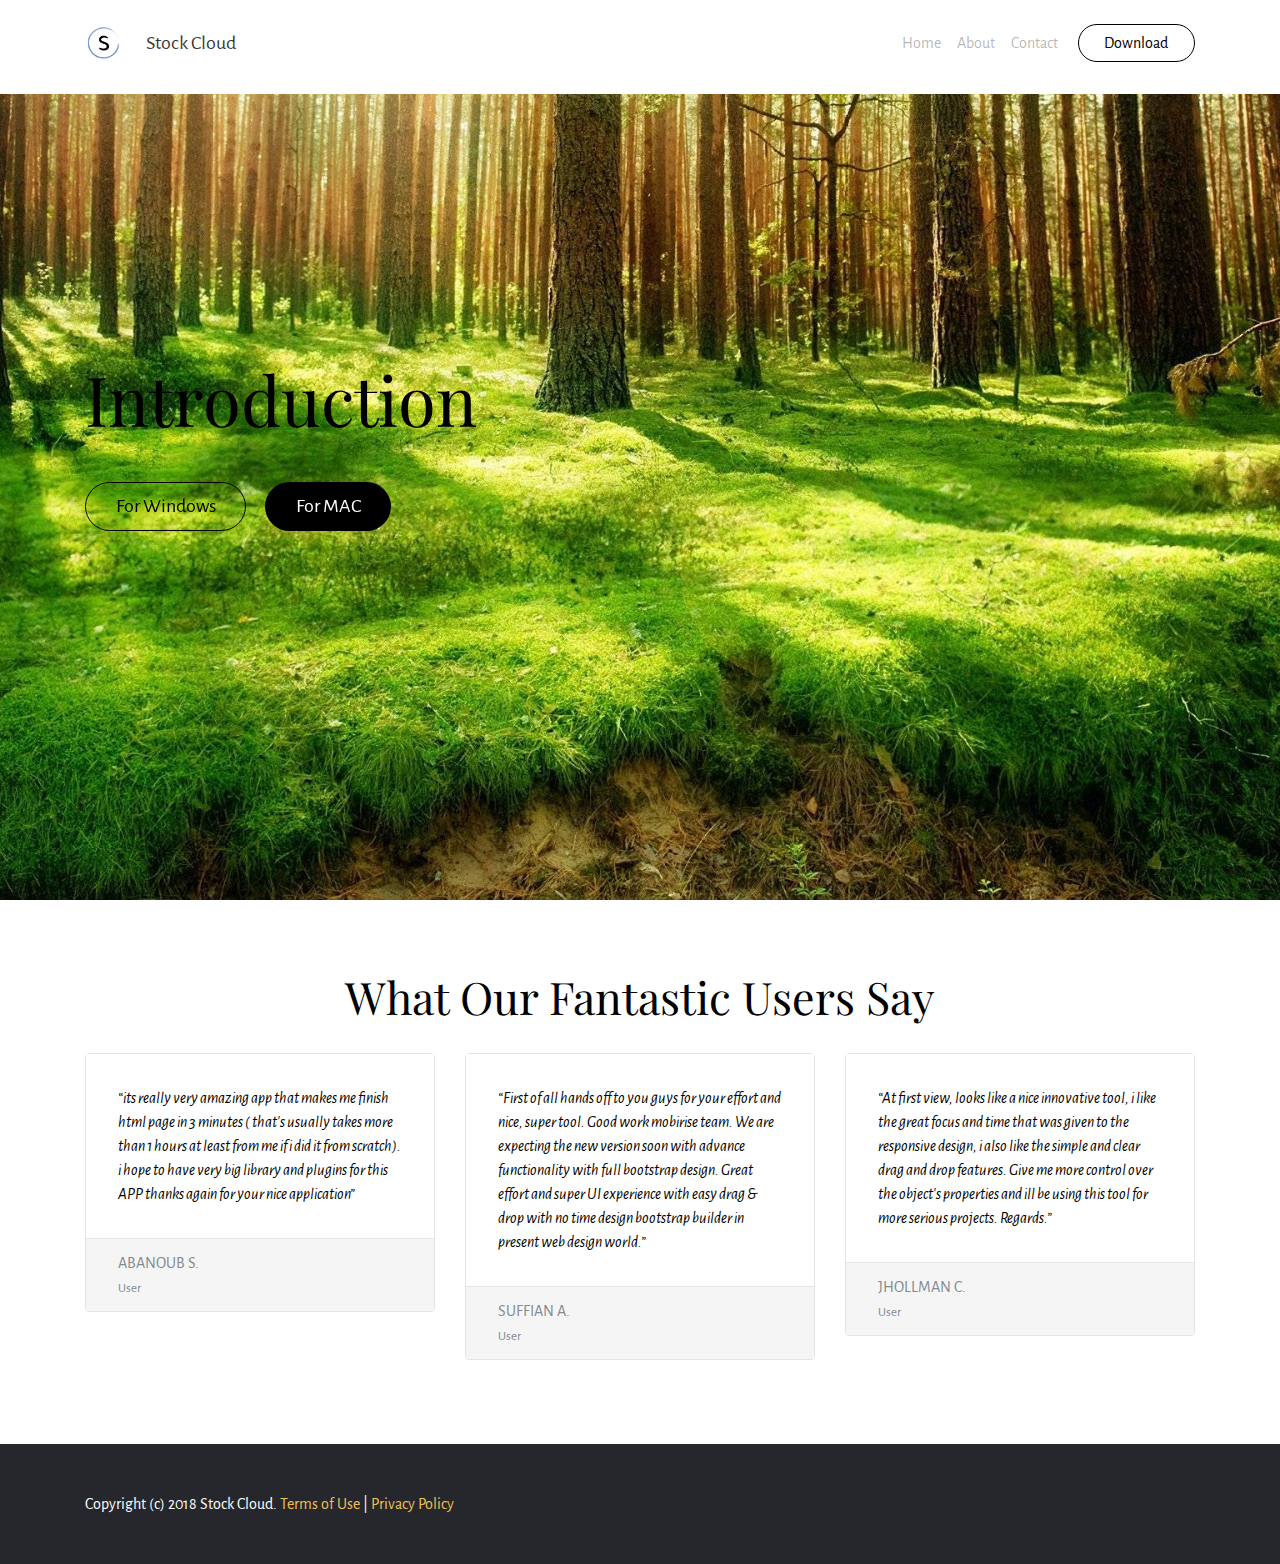
<file: privacy.html>
<!DOCTYPE html>
<html>
<head>
  <!-- Site made with Mobirise Website Builder v4.3.0, https://mobirise.com -->
  <meta charset="UTF-8">
  <meta http-equiv="X-UA-Compatible" content="IE=edge">
  <meta name="generator" content="Mobirise v4.3.0, mobirise.com">
  <meta name="viewport" content="width=device-width, initial-scale=1">
  <link rel="shortcut icon" href="assets/images/stockcloud-logo-128x128.png" type="image/x-icon">
  <meta name="description" content="">
  <title>privacy</title>
  <link rel="stylesheet" href="https://fonts.googleapis.com/css?family=Playfair+Display:400,700&subset=latin,cyrillic">
  <link rel="stylesheet" href="https://fonts.googleapis.com/css?family=Alegreya+Sans:400,700&subset=latin,vietnamese,latin-ext">
  <link rel="stylesheet" href="assets/tether/tether.min.css">
  <link rel="stylesheet" href="assets/bootstrap/css/bootstrap.min.css">
  <link rel="stylesheet" href="assets/puritym/css/style.css">
  <link rel="stylesheet" href="assets/mobirise/css/mbr-additional.css" type="text/css">
  
  
  
</head>
<body>
<nav class="navbar navbar-light mbr-navbar navbar-fixed-top" id="ext_menu-c" data-rv-view="28" style="background-color: rgb(255, 255, 255);">
    <div class="container">
        <button class="navbar-toggler pull-right hidden-md-up" type="button" data-toggle="collapse" data-target="#exCollapsingNavbar2">
            <div class="hamburger-icon"></div>
        </button>

        <div class="clearfix"></div>
        <div class="collapse navbar-toggleable-sm" id="exCollapsingNavbar2">
            <span class="navbar-logo"><a href="https://mobirise.com"><img src="assets/images/stockcloud-logo-128x128.png" alt="Mobirise"></a></span>
            <span><a class="navbar-brand" href="https://mobirise.com">Stock Cloud</a></span>

            <ul class="nav navbar-nav pull-xs-right"><li class="nav-item"><a class="btn btn-secondary-outline" href="http://download.html">Download</a></li></ul>

            <ul class="nav navbar-nav pull-xs-right"><li class="nav-item"><a class="nav-link" href="http://index.html">Home</a></li><li class="nav-item"><a class="nav-link" href="http://about.html">About</a></li><li class="nav-item"><a class="nav-link" href="http://contact.html">Contact</a></li></ul>
        </div>
    </div>
</nav>

<section class="mbr-section mbr-section-full mbr-parallax-background mbr-after-navbar" id="header4-d" data-rv-view="30" style="background-image: url(assets/images/example-image-1920x1080.jpg);">
    <div class="mbr-table-cell">
        
        <div class="container">
            <div class="row">
                <div class="col-md-8">

                    <h1 class="mbr-section-title display-1">Introduction</h1>
                    
                    <div class="mbr-buttons--left"><a class="btn btn-lg btn-secondary-outline" href="https://mobirise.com">For Windows</a> <a class="btn btn-lg btn-black" href="https://mobirise.com">For MAC</a></div>
                </div>
            </div>
        </div>
        
    </div>
</section>

<section class="mbr-section mbr-section-small" id="testimonials1-11" data-rv-view="123" style="background-color: rgb(255, 255, 255); padding-top: 4.5rem; padding-bottom: 4.5rem;">
    <div>
        
        <div class="container">
            <h2 class="mbr-section-title display-3 text-xs-center">What Our Fantastic Users Say</h2>

            <div class="row mbr-testimonial-cards">
                <div class="col-xs-12 col-sm-6 col-md-4">
                    <div class="card">
                        <div class="card-block"><em>“its really very amazing app that makes me finish html page in 3 minutes ( that's usually takes more than 1 hours at least from me if i did it from scratch). i hope to have very big library and plugins for this APP thanks again for your nice application”</em></div>
                        <div class="card-footer text-muted">
                            <div>ABANOUB S.</div>
                            <small>User</small>
                        </div>
                    </div>
                </div><div class="col-xs-12 col-sm-6 col-md-4">
                    <div class="card">
                        <div class="card-block"><em>“First of all hands off to you guys for your effort and nice, super tool. Good work mobirise team. We are expecting the new version soon with advance functionality with full bootstrap design. Great effort and super UI experience with easy drag &amp; drop with no time design bootstrap builder in present web design world.”</em></div>
                        <div class="card-footer text-muted">
                            <div>SUFFIAN A.</div>
                            <small>User</small>
                        </div>
                    </div>
                </div><div class="col-xs-12 col-sm-6 col-md-4">
                    <div class="card">
                        <div class="card-block"><em>“At first view, looks like a nice innovative tool, i like the great focus and time that was given to the responsive design, i also like the simple and clear drag and drop features. Give me more control over the object's properties and ill be using this tool for more serious projects. Regards.”</em></div>
                        <div class="card-footer text-muted">
                            <div>JHOLLMAN C.</div>
                            <small>User</small>
                        </div>
                    </div>
                </div>
            </div>
        </div>
    </div>
</section>

<footer class="mbr-section mbr-section-nopadding mbr-footer" id="footer1-e" data-rv-view="33" style="background-color: rgb(38, 39, 44); padding-top: 3rem; padding-bottom: 1.98rem;">
    
    <div class="container">
        <p>Copyright (c) 2018 Stock Cloud. <a href="http://terms.html">Terms of Use</a>  | <a href="http://privacy.html">Privacy Policy</a></p>
    </div>
</footer>


  <script src="assets/web/assets/jquery/jquery.min.js"></script>
  <script src="assets/tether/tether.min.js"></script>
  <script src="assets/bootstrap/js/bootstrap.min.js"></script>
  <script src="assets/smooth-scroll/smooth-scroll.js"></script>
  <script src="assets/jarallax/jarallax.js"></script>
  <script src="assets/puritym/js/script.js"></script>
  
  
</body>
</html>
</file>
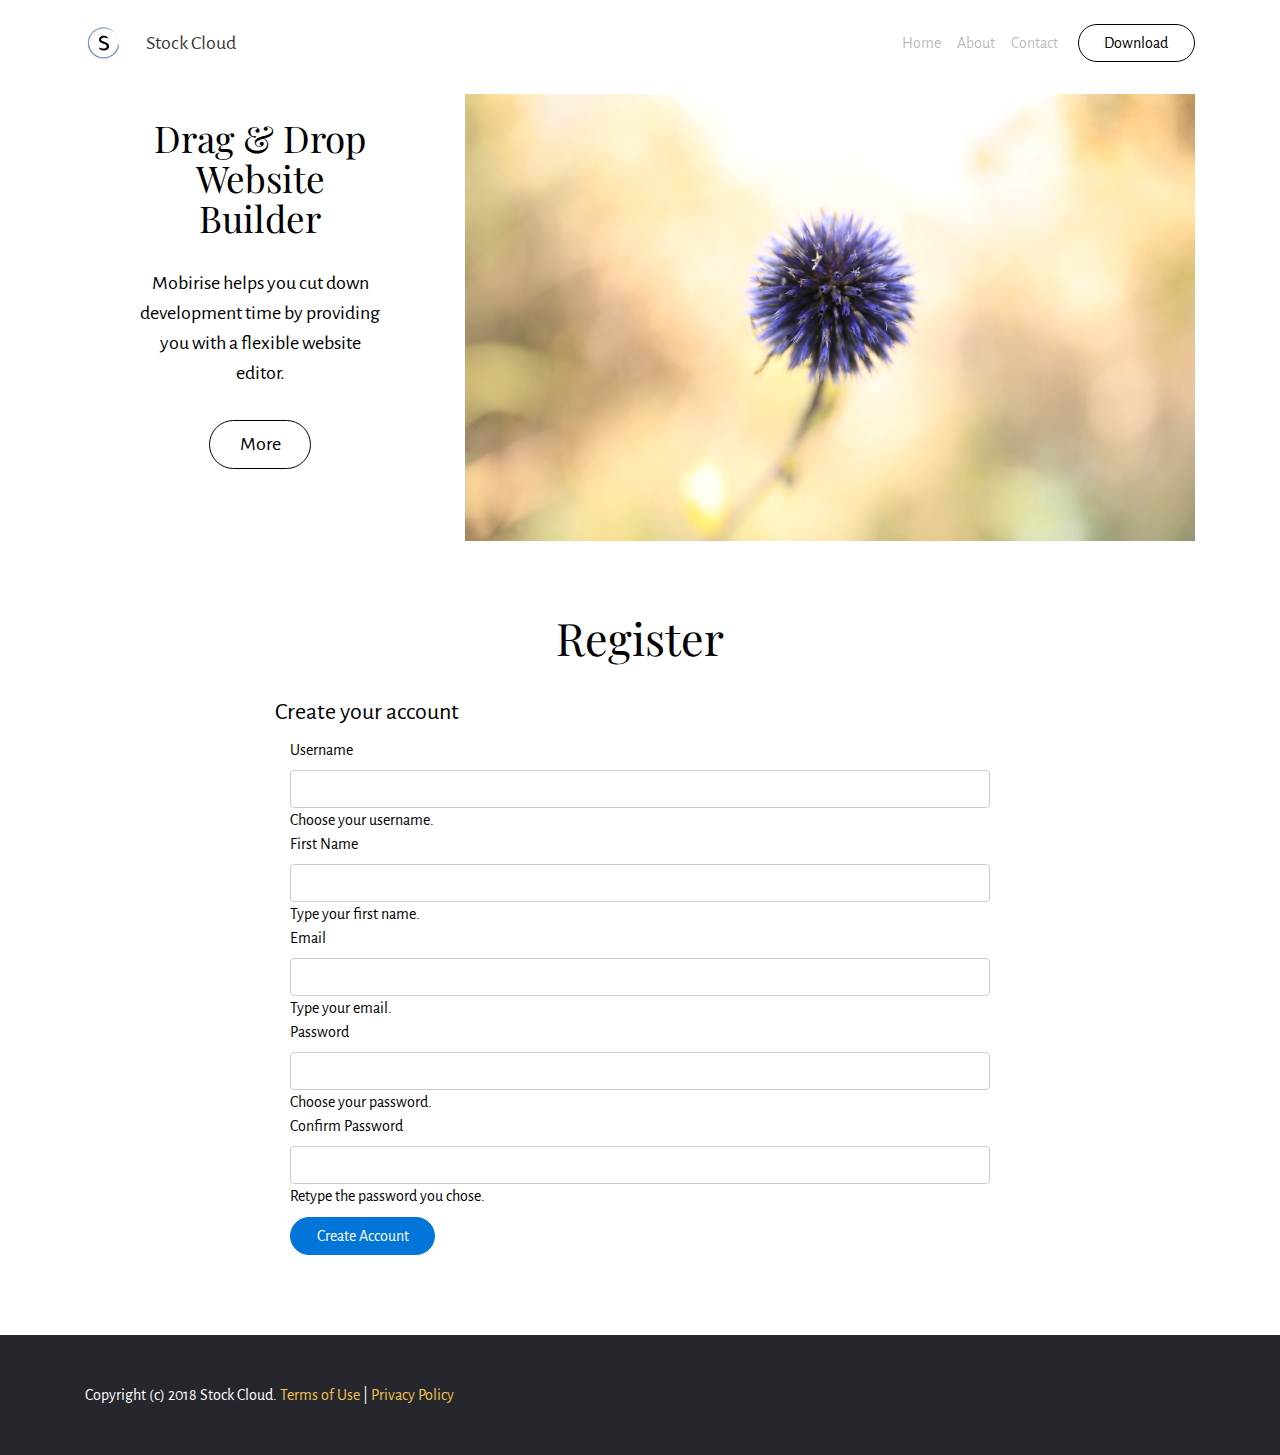
<file: register.html>
<!DOCTYPE html>
<html>
<head>
  <!-- Site made with Mobirise Website Builder v4.3.0, https://mobirise.com -->
  <meta charset="UTF-8">
  <meta http-equiv="X-UA-Compatible" content="IE=edge">
  <meta name="generator" content="Mobirise v4.3.0, mobirise.com">
  <meta name="viewport" content="width=device-width, initial-scale=1">
  <link rel="shortcut icon" href="assets/images/stockcloud-logo-128x128.png" type="image/x-icon">
  <meta name="description" content="">
  <title>register</title>
  <link rel="stylesheet" href="https://fonts.googleapis.com/css?family=Playfair+Display:400,700&subset=latin,cyrillic">
  <link rel="stylesheet" href="https://fonts.googleapis.com/css?family=Alegreya+Sans:400,700&subset=latin,vietnamese,latin-ext">
  <link rel="stylesheet" href="assets/tether/tether.min.css">
  <link rel="stylesheet" href="assets/bootstrap/css/bootstrap.min.css">
  <link rel="stylesheet" href="assets/puritym/css/style.css">
  <link rel="stylesheet" href="assets/mobirise/css/mbr-additional.css" type="text/css">
  

  
</head>
<body>
<nav class="navbar navbar-light mbr-navbar navbar-fixed-top" id="ext_menu-l" data-rv-view="49" style="background-color: rgb(255, 255, 255);">
    <div class="container">
        <button class="navbar-toggler pull-right hidden-md-up" type="button" data-toggle="collapse" data-target="#exCollapsingNavbar2">
            <div class="hamburger-icon"></div>
        </button>

        <div class="clearfix"></div>
        <div class="collapse navbar-toggleable-sm" id="exCollapsingNavbar2">
            <span class="navbar-logo"><a href="https://mobirise.com"><img src="assets/images/stockcloud-logo-128x128.png" alt="Mobirise"></a></span>
            <span><a class="navbar-brand" href="https://mobirise.com">Stock Cloud</a></span>

            <ul class="nav navbar-nav pull-xs-right"><li class="nav-item"><a class="btn btn-secondary-outline" href="http://download.html">Download</a></li></ul>

            <ul class="nav navbar-nav pull-xs-right"><li class="nav-item"><a class="nav-link" href="http://index.html">Home</a></li><li class="nav-item"><a class="nav-link" href="http://about.html">About</a></li><li class="nav-item"><a class="nav-link" href="http://contact.html">Contact</a></li></ul>
        </div>
    </div>
</nav>

<section class="mbr-section mbr-section-nopadding mbr-after-navbar" id="msg-box4-w" data-rv-view="90" style="background-color: rgb(255, 255, 255); padding-top: 0rem; padding-bottom: 0rem;">
    
    <div class="container">
        <div class="row">
            
            <div class="col-xs-12 col-lg-3 mbr-inner-padding text-xs-center mbr-table-cell-lg">
                <h3 class="mbr-section-title display-4">Drag &amp; Drop Website Builder</h3>
                
                <div class="lead"><p>Mobirise helps you cut down development time by providing you with a flexible website editor.</p></div>
                <div><a class="btn btn-lg btn-secondary-outline" href="https://mobirise.com">More</a></div>
            </div>
            <div class="col-xs-12 col-lg-9 mbr-table-cell-lg image-size" style="width: 50%;">
                <div class="mbr-figure"><img src="assets/images/photo-4.jpg"></div>
            </div>
        </div>
    </div>
</section>

<section class="mbr-section mbr-section-small" id="form1-x" data-rv-view="93" style="background-color: rgb(255, 255, 255); padding-top: 4.5rem; padding-bottom: 4.5rem;">
    
    <div class="container">
        <div class="row">
            <div class="col-sm-8 col-sm-offset-2" data-form-type="formoid">
                <h2 class="mbr-section-title display-3 text-xs-center">Register</h2>

               <form class="form-horizontal">
<fieldset>

<!-- title -->
<legend>Create your account</legend>

<!-- username-->
<div class="form-group">
  <label class="col-md-12 control-label" for="username-input">Username</label>  
  <div class="col-md-12">
  <input id="username-input" name="username-input" type="text" placeholder="" class="form-control input-md" required="">
  <span class="help-block">Choose your username.</span>  
  </div>
</div>

<!-- first name-->
<div class="form-group">
  <label class="col-md-12 control-label" for="username-input">First Name</label>  
  <div class="col-md-12">
  <input id="username-input" name="username-input" type="text" placeholder="" class="form-control input-md">
  <span class="help-block">Type your first name.</span>  
  </div>
</div>

<!-- email-->
<div class="form-group">
  <label class="col-md-12 control-label" for="email-input">Email</label>  
  <div class="col-md-12">
  <input id="email-input" name="email-input" type="text" placeholder="" class="form-control input-md" required="">
  <span class="help-block">Type your email.</span>  
  </div>
</div>

<!-- password-->
<div class="form-group">
  <label class="col-md-12 control-label" for="password-input">Password</label>
  <div class="col-md-12">
    <input id="password-input" name="password-input" type="password" placeholder="" class="form-control input-md" required="">
    <span class="help-block">Choose your password.</span>
  </div>
</div>

<!-- confirm password-->
<div class="form-group">
  <label class="col-md-12 control-label" for="confirmpassword-input">Confirm Password</label>
  <div class="col-md-12">
    <input id="confirmpassword-input" name="confirmpassword-input" type="password" placeholder="" class="form-control input-md" required="">
    <span class="help-block">Retype the password you chose.</span>
  </div>
</div>

<!-- submit button -->
<div class="form-group">
  <label class="col-md-12 control-label" for="button-submit"></label>
  <div class="col-md-12">
    <button id="button-submit" name="button-submit" class="btn btn-primary">Create Account</button>
  </div>
</div>

</fieldset>
</form>
            </div>
        </div>
    </div>
</section>

<footer class="mbr-section mbr-section-nopadding mbr-footer" id="footer1-n" data-rv-view="54" style="background-color: rgb(38, 39, 44); padding-top: 3rem; padding-bottom: 1.98rem;">
    
    <div class="container">
        <p>Copyright (c) 2018 Stock Cloud. <a href="http://terms.html">Terms of Use</a>  | <a href="http://privacy.html">Privacy Policy</a></p>
    </div>
</footer>


  <script src="assets/web/assets/jquery/jquery.min.js"></script>
  <script src="assets/tether/tether.min.js"></script>
  <script src="assets/bootstrap/js/bootstrap.min.js"></script>
  <script src="assets/smooth-scroll/smooth-scroll.js"></script>
  <script src="assets/puritym/js/script.js"></script>
  <script src="assets/formoid/formoid.min.js"></script>
  
  
</body>
</html>
</file>
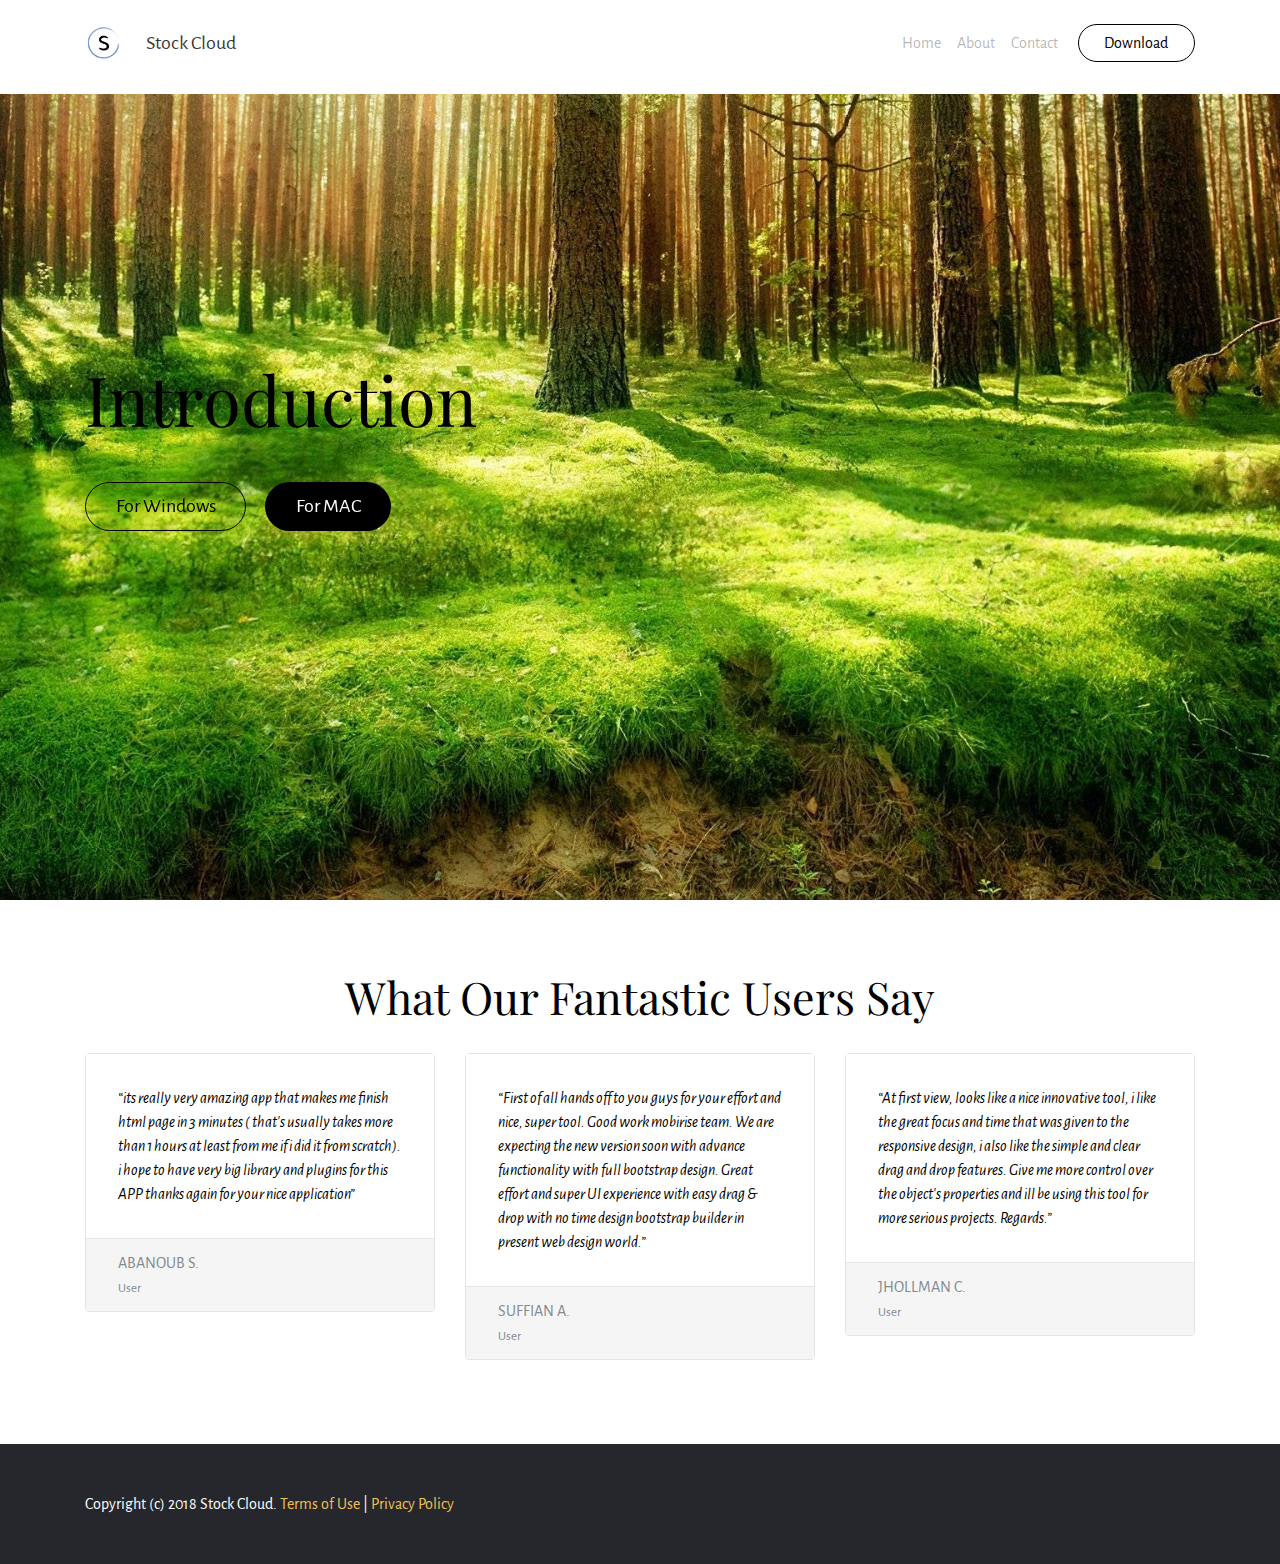
<file: terms.html>
<!DOCTYPE html>
<html>
<head>
  <!-- Site made with Mobirise Website Builder v4.3.0, https://mobirise.com -->
  <meta charset="UTF-8">
  <meta http-equiv="X-UA-Compatible" content="IE=edge">
  <meta name="generator" content="Mobirise v4.3.0, mobirise.com">
  <meta name="viewport" content="width=device-width, initial-scale=1">
  <link rel="shortcut icon" href="assets/images/stockcloud-logo-128x128.png" type="image/x-icon">
  <meta name="description" content="">
  <title>terms</title>
  <link rel="stylesheet" href="https://fonts.googleapis.com/css?family=Playfair+Display:400,700&subset=latin,cyrillic">
  <link rel="stylesheet" href="https://fonts.googleapis.com/css?family=Alegreya+Sans:400,700&subset=latin,vietnamese,latin-ext">
  <link rel="stylesheet" href="assets/tether/tether.min.css">
  <link rel="stylesheet" href="assets/bootstrap/css/bootstrap.min.css">
  <link rel="stylesheet" href="assets/puritym/css/style.css">
  <link rel="stylesheet" href="assets/mobirise/css/mbr-additional.css" type="text/css">
  
  
  
</head>
<body>
<nav class="navbar navbar-light mbr-navbar navbar-fixed-top" id="ext_menu-9" data-rv-view="21" style="background-color: rgb(255, 255, 255);">
    <div class="container">
        <button class="navbar-toggler pull-right hidden-md-up" type="button" data-toggle="collapse" data-target="#exCollapsingNavbar2">
            <div class="hamburger-icon"></div>
        </button>

        <div class="clearfix"></div>
        <div class="collapse navbar-toggleable-sm" id="exCollapsingNavbar2">
            <span class="navbar-logo"><a href="https://mobirise.com"><img src="assets/images/stockcloud-logo-128x128.png" alt="Mobirise"></a></span>
            <span><a class="navbar-brand" href="https://mobirise.com">Stock Cloud</a></span>

            <ul class="nav navbar-nav pull-xs-right"><li class="nav-item"><a class="btn btn-secondary-outline" href="http://download.html">Download</a></li></ul>

            <ul class="nav navbar-nav pull-xs-right"><li class="nav-item"><a class="nav-link" href="http://index.html">Home</a></li><li class="nav-item"><a class="nav-link" href="http://about.html">About</a></li><li class="nav-item"><a class="nav-link" href="http://contact.html">Contact</a></li></ul>
        </div>
    </div>
</nav>

<section class="mbr-section mbr-section-full mbr-parallax-background mbr-after-navbar" id="header4-a" data-rv-view="23" style="background-image: url(assets/images/example-image-1920x1080.jpg);">
    <div class="mbr-table-cell">
        
        <div class="container">
            <div class="row">
                <div class="col-md-8">

                    <h1 class="mbr-section-title display-1">Introduction</h1>
                    
                    <div class="mbr-buttons--left"><a class="btn btn-lg btn-secondary-outline" href="https://mobirise.com">For Windows</a> <a class="btn btn-lg btn-black" href="https://mobirise.com">For MAC</a></div>
                </div>
            </div>
        </div>
        
    </div>
</section>

<section class="mbr-section mbr-section-small" id="testimonials1-10" data-rv-view="114" style="background-color: rgb(255, 255, 255); padding-top: 4.5rem; padding-bottom: 4.5rem;">
    <div>
        
        <div class="container">
            <h2 class="mbr-section-title display-3 text-xs-center">What Our Fantastic Users Say</h2>

            <div class="row mbr-testimonial-cards">
                <div class="col-xs-12 col-sm-6 col-md-4">
                    <div class="card">
                        <div class="card-block"><em>“its really very amazing app that makes me finish html page in 3 minutes ( that's usually takes more than 1 hours at least from me if i did it from scratch). i hope to have very big library and plugins for this APP thanks again for your nice application”</em></div>
                        <div class="card-footer text-muted">
                            <div>ABANOUB S.</div>
                            <small>User</small>
                        </div>
                    </div>
                </div><div class="col-xs-12 col-sm-6 col-md-4">
                    <div class="card">
                        <div class="card-block"><em>“First of all hands off to you guys for your effort and nice, super tool. Good work mobirise team. We are expecting the new version soon with advance functionality with full bootstrap design. Great effort and super UI experience with easy drag &amp; drop with no time design bootstrap builder in present web design world.”</em></div>
                        <div class="card-footer text-muted">
                            <div>SUFFIAN A.</div>
                            <small>User</small>
                        </div>
                    </div>
                </div><div class="col-xs-12 col-sm-6 col-md-4">
                    <div class="card">
                        <div class="card-block"><em>“At first view, looks like a nice innovative tool, i like the great focus and time that was given to the responsive design, i also like the simple and clear drag and drop features. Give me more control over the object's properties and ill be using this tool for more serious projects. Regards.”</em></div>
                        <div class="card-footer text-muted">
                            <div>JHOLLMAN C.</div>
                            <small>User</small>
                        </div>
                    </div>
                </div>
            </div>
        </div>
    </div>
</section>

<footer class="mbr-section mbr-section-nopadding mbr-footer" id="footer1-b" data-rv-view="26" style="background-color: rgb(38, 39, 44); padding-top: 3rem; padding-bottom: 1.98rem;">
    
    <div class="container">
        <p>Copyright (c) 2018 Stock Cloud. <a href="http://terms.html">Terms of Use</a>  | <a href="http://privacy.html">Privacy Policy</a></p>
    </div>
</footer>


  <script src="assets/web/assets/jquery/jquery.min.js"></script>
  <script src="assets/tether/tether.min.js"></script>
  <script src="assets/bootstrap/js/bootstrap.min.js"></script>
  <script src="assets/smooth-scroll/smooth-scroll.js"></script>
  <script src="assets/jarallax/jarallax.js"></script>
  <script src="assets/puritym/js/script.js"></script>
  
  
</body>
</html>
</file>
<file: assets/mobirise/css/mbr-additional.css>
#header4-1 H1 {
  color: #ffffff;
}
#features1-16 P {
  text-align: center;
  font-size: 14px;
  color: #9e9e9e;
}
#ext_menu-0 .navbar-toggler {
  color: #000;
}
#ext_menu-i .navbar-toggler {
  color: #000;
}
#ext_menu-l .navbar-toggler {
  color: #000;
}
#ext_menu-19 .navbar-toggler {
  color: #000;
}
#ext_menu-1w .navbar-toggler {
  color: #000;
}
#ext_menu-20 .navbar-toggler {
  color: #000;
}
#ext_menu-24 .navbar-toggler {
  color: #000;
}
#ext_menu-28 .navbar-toggler {
  color: #000;
}
#ext_menu-2a .navbar-toggler {
  color: #000;
}
#ext_menu-2e .navbar-toggler {
  color: #000;
}
</file>
<file: assets/puritym/css/style.css>
/**
 * BOOTSTRAP CUSTOM
 */
.container {
  position: relative; }

.btn {
  margin-bottom: 0.5rem; }
  .btn + .btn {
    margin-left: 1rem; }

.btn-white {
  background: #fff;
  color: inherit; }

.btn-black {
  background: #000;
  color: #fff; }

.btn-social,
.btn-social:hover,
.btn-social:active,
.btn-social:focus {
  color: #fff; }

.display-1 {
  font-size: 4.3rem;
  margin-top: 3.9rem;
  margin-bottom: 2.8rem; }

.display-2 {
  font-size: 3.5rem;
  margin-top: 3.5rem;
  margin-bottom: 2.5rem; }

.display-3 {
  font-size: 2.8rem;
  margin-top: 3.2rem;
  margin-bottom: 2rem; }

.display-4 {
  font-size: 2.3rem;
  margin-top: 2.3rem;
  margin-bottom: 1.8rem; }

p.lead,
.lead p {
  margin-bottom: 2rem; }

.card .card-img-top {
  width: 100%; }

.card-block {
  background-color: #fff; }

@media (min-width: 768px) {
  .col-md-4:nth-of-type(3n+1) {
    clear: left; } }
@media (min-width: 544px) and (max-width: 767px) {
  .col-md-4:nth-of-type(odd) {
    clear: left; } }
.row.no-gutter {
  margin-left: 0;
  margin-right: 0; }

.row.no-gutter > [class*=col-]:not(:first-child),
.row.no-gutter > [class*=col-]:not(:last-child) {
  padding-right: 0;
  padding-left: 0; }

blockquote {
  padding: .5rem 1rem;
  margin: 0 0 1rem;
  margin-bottom: 1rem;
  font-size: 1.25rem;
  border-left: .25rem solid #f1c050; }

/**
 * TYPOGRAPHY
 */
body {
  font-family: "Alegreya Sans", sans-serif; }

h1, h2, h3, h4, h5, h6,
.h1, .h2, .h3, .h4, .h5, .h6,
.display-1, .display-2, .display-3, .display-4 {
  font-family: "Playfair Display", sans-serif; }

/**
 * MAPS
 */
@-webkit-keyframes mapCircleLoading {
  from {
    -webkit-transform: rotate(0deg); }
  to {
    -webkit-transform: rotate(359deg); } }
@keyframes mapCircleLoading {
  from {
    transform: rotate(0deg); }
  to {
    transform: rotate(359deg); } }
.mbr-map {
  position: relative; }
  .mbr-map iframe {
    height: 100%;
    width: 100%; }
  .mbr-map [data-state-details] {
    color: #6b6763;
    font-family: "Alegreya Sans", sans-serif;
    font-size: 1.25rem;
    height: 1.5em;
    margin-top: -0.75em;
    padding-left: 20px;
    padding-right: 20px;
    position: absolute;
    text-align: center;
    top: 50%;
    width: 100%; }
  .mbr-map[data-state] {
    background: #e9e5dc; }
  .mbr-map[data-state="loading"] [data-state-details] {
    display: none; }
  .mbr-map[data-state="loading"]::after {
    content: "";
    -webkit-animation: mapCircleLoading .6s infinite linear;
    animation: mapCircleLoading .6s infinite linear;
    border-radius: 50%;
    border: 6px rgba(255, 255, 255, 0.35) solid;
    border-top-color: #fff;
    height: 40px;
    left: 50%;
    margin-left: -20px;
    margin-top: -20px;
    position: absolute;
    top: 50%;
    width: 40px; }

/**
 * SECTIONS
 */
.mbr-section {
  position: relative;
  padding-top: 9rem;
  padding-bottom: 9rem;
  background-position: 50% 50%;
  background-repeat: no-repeat;
  background-size: cover; }

.mbr-section-full {
  display: table;
  width: 100%;
  height: 100vh;
  padding-top: 0;
  padding-bottom: 0; }

.mbr-section-small {
  padding-top: 4.5rem;
  padding-bottom: 4.5rem; }

.mbr-section-nopadding {
  padding-top: 0;
  padding-bottom: 0; }

.mbr-section-title {
  margin-top: 0; }

.mbr-table {
  display: table; }

.mbr-table-cell {
  position: relative;
  display: table-cell;
  vertical-align: middle;
  padding-top: 9rem;
  padding-bottom: 9rem; }

.mbr-inner-padding {
  padding: 4rem; }

/* footer */
.mbr-footer {
  color: #fff; }
  .mbr-footer .mbr-map,
  .mbr-footer .mbr-google-map {
    height: 300px; }
  .mbr-footer .form-control {
    color: #fff;
    background-color: #26272c;
    border-color: #1b1c20; }
  .mbr-footer ul {
    list-style-type: none;
    padding: 0; }
    .mbr-footer ul li {
      position: relative;
      padding-left: 1.2rem; }
      .mbr-footer ul li:before {
        content: '';
        position: absolute;
        margin-left: -1.2rem;
        width: 10px;
        height: 1px;
        top: 50%;
        background-color: #fff; }

footer.mbr-footer {
  padding-top: 3rem;
  padding-bottom: 2rem; }

/**
 * NAVBAR
 */
.mbr-navbar {
  position: absolute;
  top: 0;
  right: 0;
  left: 0;
  padding: 1.5rem 1rem;
  background-color: #fff;
  z-index: 1030; }
  .mbr-navbar.navbar-fixed-top {
    position: fixed; }
  .mbr-navbar.navbar-transparent {
    background-color: transparent; }
  .mbr-navbar .navbar-logo {
    margin-right: 1.5rem;
    float: left; }
  .mbr-navbar .navbar-logo,
  .mbr-navbar .navbar-logo img {
    height: 37px; }
  .mbr-navbar .navbar-brand {
    margin-right: 1.5rem; }
  .mbr-navbar .navbar-divider,
  .mbr-navbar .navbar-nav .nav-item + .nav-item,
  .mbr-navbar .navbar-nav .nav-link + .nav-link {
    margin-left: 1rem; }
  .mbr-navbar .navbar-nav + .navbar-nav {
    margin-right: 20px; }

.mbr-navbar .hamburger-icon, .navbar-dropdown .hamburger-icon {
  content: "";
  width: 16px;
  -webkit-box-shadow: 0 -6px 0 1px,0 0 0 1px,0 6px 0 1px;
  -moz-box-shadow: 0 -6px 0 1px,0 0 0 1px,0 6px 0 1px;
  box-shadow: 0 -6px 0 1px,0 0 0 1px,0 6px 0 1px; }

/**
 * HELPERS
 */
/* Colors */
.text-white {
  color: #fff !important; }

.text-black {
  color: #000 !important; }

/**
 * Mobirise Classes
 */
.mbr-after-navbar:before {
  content: "";
  display: block;
  height: 54px; }

.mbr-section__container--first {
  padding-bottom: 1rem; }

.mbr-section__container--middle {
  padding-top: 1rem;
  padding-bottom: 1rem; }

.mbr-section__container--last {
  padding-top: 1rem; }

.mbr-overlay,
.mbr-background-video,
.mbr-background-video-preview {
  position: absolute;
  bottom: 0;
  left: 0;
  right: 0;
  top: 0; }

.mbr-overlay {
  background-color: #fff;
  opacity: 0.5;
  z-index: 1; }
  .mbr-overlay ~ * {
    z-index: 2; }

.mbr-background-video-preview {
  z-index: 0 !important; }

.mbr-figure {
  display: block;
  overflow: hidden;
  position: relative;
  width: 100%;
  margin: 0; }
  .mbr-figure img, .mbr-figure iframe {
    display: block;
    width: 100%; }
  .mbr-figure .mbr-figure-caption {
    width: 100%;
    padding: 1.5rem 0;
    background-color: #FFF8E0; }
  .mbr-figure .mbr-figure-caption-over {
    position: absolute;
    bottom: 0;
    background-color: rgba(255, 255, 255, 0.5); }

.mbr-map,
.mbr-google-map {
  height: 400px; }

.mbr-arrow {
  position: absolute;
  text-align: center;
  font-size: 35px;
  bottom: 71px;
  left: 50%;
  width: 30px;
  margin-left: -15px;
  line-height: 1px;
  padding: 0 20px;
  -webkit-animation: floating-arrow 1.6s infinite ease-in-out 0s;
  -o-animation: floating-arrow 1.6s infinite ease-in-out 0s;
  animation: floating-arrow 1.6s infinite ease-in-out 0s; }
  .mbr-arrow, .mbr-arrow:hover, .mbr-arrow:focus {
    color: inherit; }

@-webkit-keyframes floating-arrow {
  from {
    -webkit-transform: translateY(0);
    transform: translateY(0); }
  65% {
    -webkit-transform: translateY(11px);
    transform: translateY(11px); }
  to {
    -webkit-transform: translateY(0);
    transform: translateY(0); } }
@-o-keyframes floating-arrow {
  from {
    -webkit-transform: translateY(0);
    transform: translateY(0); }
  65% {
    -webkit-transform: translateY(11px);
    transform: translateY(11px); }
  to {
    -webkit-transform: translateY(0);
    transform: translateY(0); } }
@keyframes floating-arrow {
  from {
    -webkit-transform: translateY(0);
    transform: translateY(0); }
  65% {
    -webkit-transform: translateY(11px);
    transform: translateY(11px); }
  to {
    -webkit-transform: translateY(0);
    transform: translateY(0); } }
@media (max-width: 767px) {
  .mbr-arrow {
    bottom: 41px; } }
@media (max-width: 320px) {
  .mbr-arrow {
    bottom: 21px;
    text-align: center; } }
@media all and (device-width: 320px) and (device-height: 568px) and (orientation: portrait) {
  .mbr-arrow {
    bottom: 31px; } }
/*-------

   Slider

-------*/
.mbr-slider .carousel-inner > .active,
.mbr-slider .carousel-inner > .next,
.mbr-slider .carousel-inner > .prev {
  display: table; }

.mbr-slider .carousel-control {
  background-image: none;
  width: 54px;
  height: 54px;
  top: 50%;
  margin-top: -27px;
  line-height: 54px;
  border-radius: 27px;
  color: inherit;
  background: #fff;
  border: 1px solid #000;
  opacity: 1;
  text-shadow: none;
  z-index: 5;
  -webkit-transition: all 0.2s ease-in-out 0s;
  -o-transition: all 0.2s ease-in-out 0s;
  transition: all 0.2s ease-in-out 0s; }

.mbr-slider .carousel-control .icon-next,
.mbr-slider .carousel-control .icon-prev {
  margin-top: -18px;
  font-size: 30px; }

.mbr-slider .carousel-control.left {
  margin-left: 2rem; }

.mbr-slider .carousel-control.right {
  margin-right: 2rem; }

.mbr-slider .carousel-control:hover {
  background: #000;
  color: #fff; }

.mbr-slider .carousel-indicators {
  bottom: 0; }

.mbr-slider .carousel-indicators li,
.mbr-slider .carousel-indicators .active {
  width: 15px;
  height: 15px;
  margin: 3px;
  border: 1px solid #000; }

.mbr-slider .carousel-indicators .active {
  background-color: #000; }

.mbr-slider .mbr-overlay {
  z-index: 0; }

@media (max-width: 767px) {
  .mbr-slider .carousel-control {
    top: auto;
    bottom: 20px; }

  .mbr-slider > .container .carousel-control {
    margin-bottom: 0px; } }
/* boxed slider */
.mbr-slider > .boxed-slider {
  position: relative;
  padding: 93px 0; }

.mbr-slider > .boxed-slider > div {
  position: relative; }

.mbr-slider > .container img {
  width: 100%; }

.mbr-slider > .container img + .row {
  position: absolute;
  top: 50%;
  left: 0;
  right: 0;
  -webkit-transform: translateY(-50%);
  -moz-transform: translateY(-50%);
  transform: translateY(-50%); }

.mbr-slider .mbr-section {
  padding: 0;
  background-attachment: scroll; }

.mbr-slider .mbr-table-cell {
  padding: 0; }

.mbr-slider > .container .carousel-indicators {
  margin-bottom: 3px; }

/* article slider */
.mbr-slider > .article-slider .mbr-section,
.mbr-slider > .article-slider .mbr-section .mbr-table-cell {
  padding-top: 0;
  padding-bottom: 0; }

/*-------

   Gallery

-------*/
.mbr-gallery .mbr-gallery-item {
  position: relative;
  display: inline-block;
  width: 25%; }
  @media (max-width: 768px) {
    .mbr-gallery .mbr-gallery-item {
      width: 50%; } }
  @media (max-width: 400px) {
    .mbr-gallery .mbr-gallery-item {
      width: 100%; } }

.mbr-gallery .mbr-gallery-item > a {
  position: relative;
  display: block;
  background: #fff;
  outline: none; }

.mbr-gallery .mbr-gallery-item img {
  width: 100%;
  opacity: 1;
  -webkit-transition: .2s opacity ease-in-out;
  transition: .2s opacity ease-in-out; }

.mbr-gallery .mbr-gallery-item > a:hover img {
  opacity: 0.9; }

.mbr-gallery .mbr-gallery-item .icon {
  position: absolute;
  font-size: 30px;
  top: 50%;
  left: 50%;
  color: #000;
  opacity: 0;
  -webkit-transform: translateX(-50%) translateY(-50%);
  transform: translateX(-50%) translateY(-50%);
  -webkit-transition: .2s opacity ease-in-out;
  transition: .2s opacity ease-in-out; }

.mbr-gallery .mbr-gallery-item > a:hover .icon {
  opacity: 1; }

/* remove spacing */
.mbr-gallery .mbr-gallery-row.no-gutter {
  margin: 0; }

.mbr-gallery .mbr-gallery-row.no-gutter .mbr-gallery-item {
  padding: 0; }

/* container */
.mbr-gallery .container.mbr-gallery-layout-default {
  padding: 93px 0; }

/* fix horizontal scrollbar */
.mbr-gallery .mbr-gallery-layout-default,
.mbr-gallery .mbr-gallery-layout-article {
  overflow: hidden; }

/* lightbox */
.mbr-gallery .modal {
  position: fixed;
  overflow: hidden;
  padding-right: 0 !important; }

.mbr-gallery .modal-body {
  padding: 0; }

.mbr-gallery .modal-body img {
  width: 100%; }

.mbr-gallery .modal .close {
  position: absolute;
  background-image: none;
  font-size: 20px;
  width: 54px;
  height: 54px;
  border-radius: 27px;
  color: #000;
  top: 2rem;
  right: 2rem;
  line-height: 54px;
  opacity: 1;
  border: 1px solid #000;
  text-align: center;
  text-shadow: none;
  z-index: 5;
  -webkit-transition: all 0.2s ease-in-out 0s;
  -o-transition: all 0.2s ease-in-out 0s;
  transition: all 0.2s ease-in-out 0s; }

.mbr-gallery .modal .close:hover {
  background: #000;
  color: #fff; }

/* modal back color opacity */
.modal-backdrop.in {
  opacity: 0.8;
  filter: alpha(opacity=80); }

@media (max-width: 768px) {
  .mbr-gallery .modal-dialog {
    margin: 10px auto; }

  .mbr-gallery .carousel-indicators,
  .mbr-gallery .carousel-control,
  .mbr-gallery .modal .close {
    position: fixed; } }
/* fix fade in effect */
.mbr-gallery .modal.fade .modal-dialog {
  margin-top: -100px;
  -webkit-transition: margin-top 0.3s ease-out;
  -moz-transition: margin-top 0.3s ease-out;
  -o-transition: margin-top 0.3s ease-out;
  transition: margin-top 0.3s ease-out; }

.mbr-gallery .modal.in .modal-dialog,
.mbr-gallery .modal.fade .modal-dialog {
  -webkit-transform: none;
  -ms-transform: none;
  -o-transform: none;
  transform: none; }

.mbr-gallery .modal.in .modal-dialog {
  margin-top: 30px; }

/* iconfont default styling */
/* for buttons */
.mbr-iconfont.mbr-iconfont-btn,
.mbr-buttons__btn .mbr-iconfont {
  padding-right: 0.3em;
  font-size: 1.5em;
  line-height: 0.5em;
  vertical-align: text-bottom;
  position: relative;
  top: -0.1em;
  text-decoration: none; }

/* menu links */
.mbr-iconfont.mbr-iconfont-btn-parent,
.mbr-buttons__link .mbr-iconfont {
  padding-right: 0.3em;
  font-size: 1.3em;
  top: -0.2em;
  position: relative;
  vertical-align: middle; }

/* msg-box4 */
.mbr-iconfont.mbr-iconfont-msg-box4,
.mbr-iconfont.mbr-iconfont-msg-box5 {
  font-size: 357px;
  text-decoration: none;
  color: #000; }

/*menu logo */
.mbr-iconfont.mbr-iconfont-menu,
.mbr-iconfont.mbr-iconfont-ext__menu {
  font-size: 37px;
  text-decoration: none;
  color: rgba(0, 0, 0, 0.8); }

/* contacts1 */
.mbr-iconfont.mbr-iconfont-contacts1 {
  font-size: 119px;
  text-decoration: none;
  color: #9C9C9C; }

.mbr-iconfont.mbr-iconfont-features1 {
  font-size: 140px;
  text-decoration: none;
  text-align: center;
  display: block;
  margin-top: 0.2em; }

.mbr-table-cell-lg {
  position: relative;
  display: table-cell;
  vertical-align: middle;
  padding-top: 0;
  padding-bottom: 0;
  float: none; }

@media (max-width: 991px) {
  .mbr-table-cell-lg {
    display: block; } }
/*image-resize*/
.image-size .mbr-figure {
  text-align: center; }

@media (max-width: 991px) {
  .image-size {
    width: 100% !important; }
    .image-size .mbr-iconfont {
      font-size: 260px !important; } }

/*# sourceMappingURL=style.css.map */
.engine {
	position: absolute;
	text-indent: -2400px;
	text-align: center;
	padding: 0;
	top: 0;
	left: -2400px;
}
</file>
